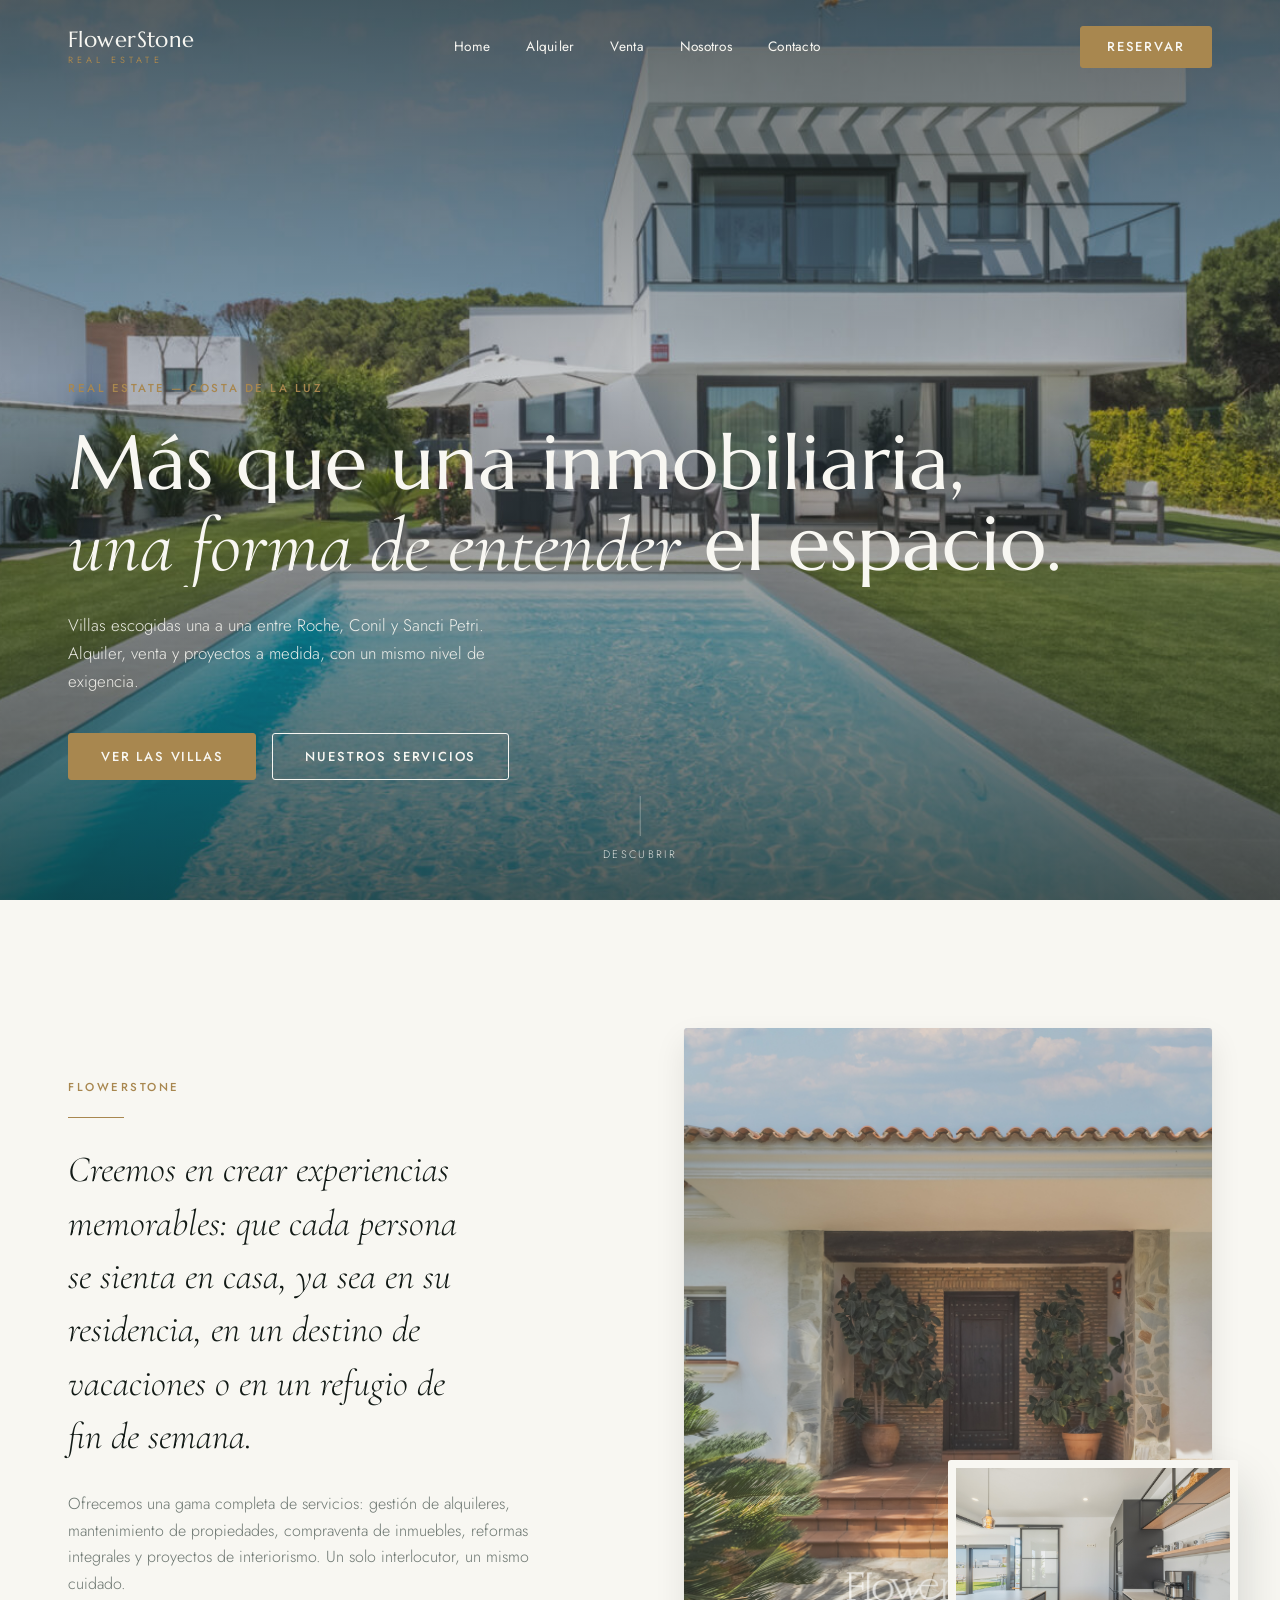
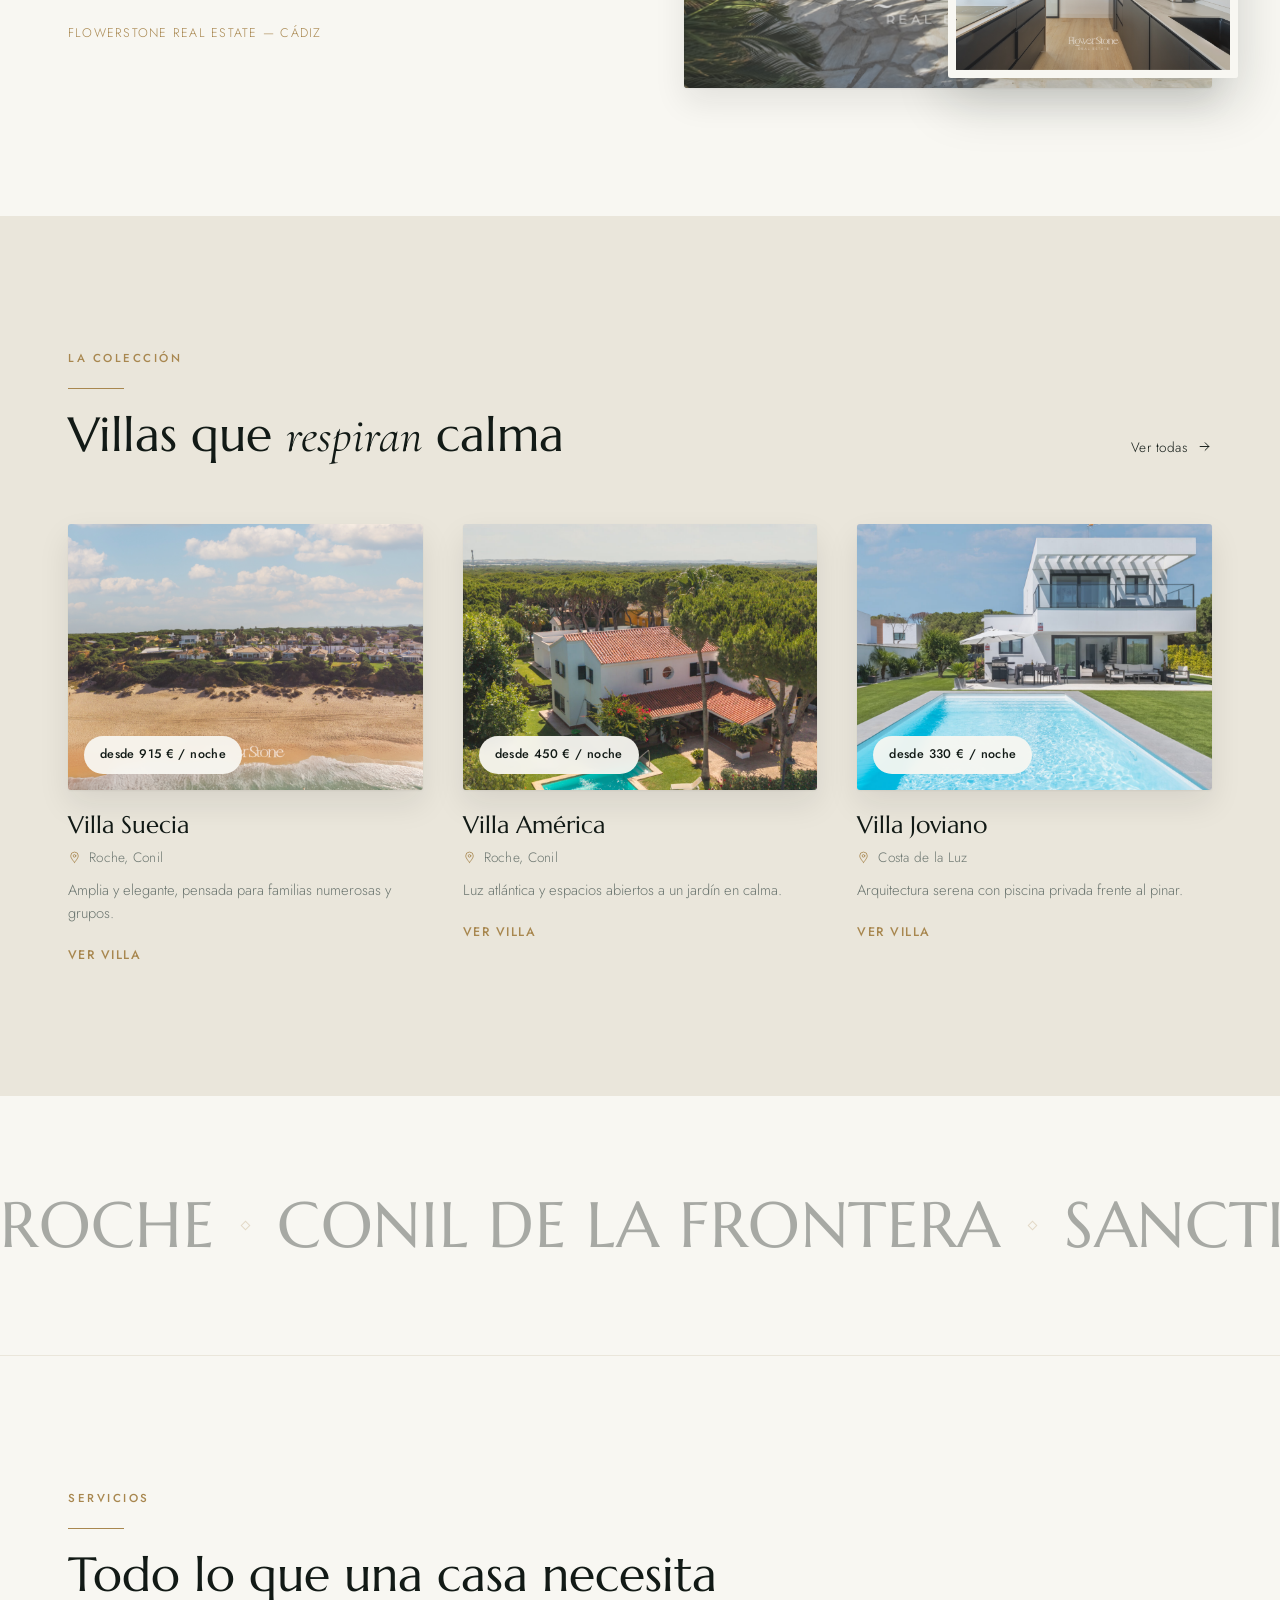
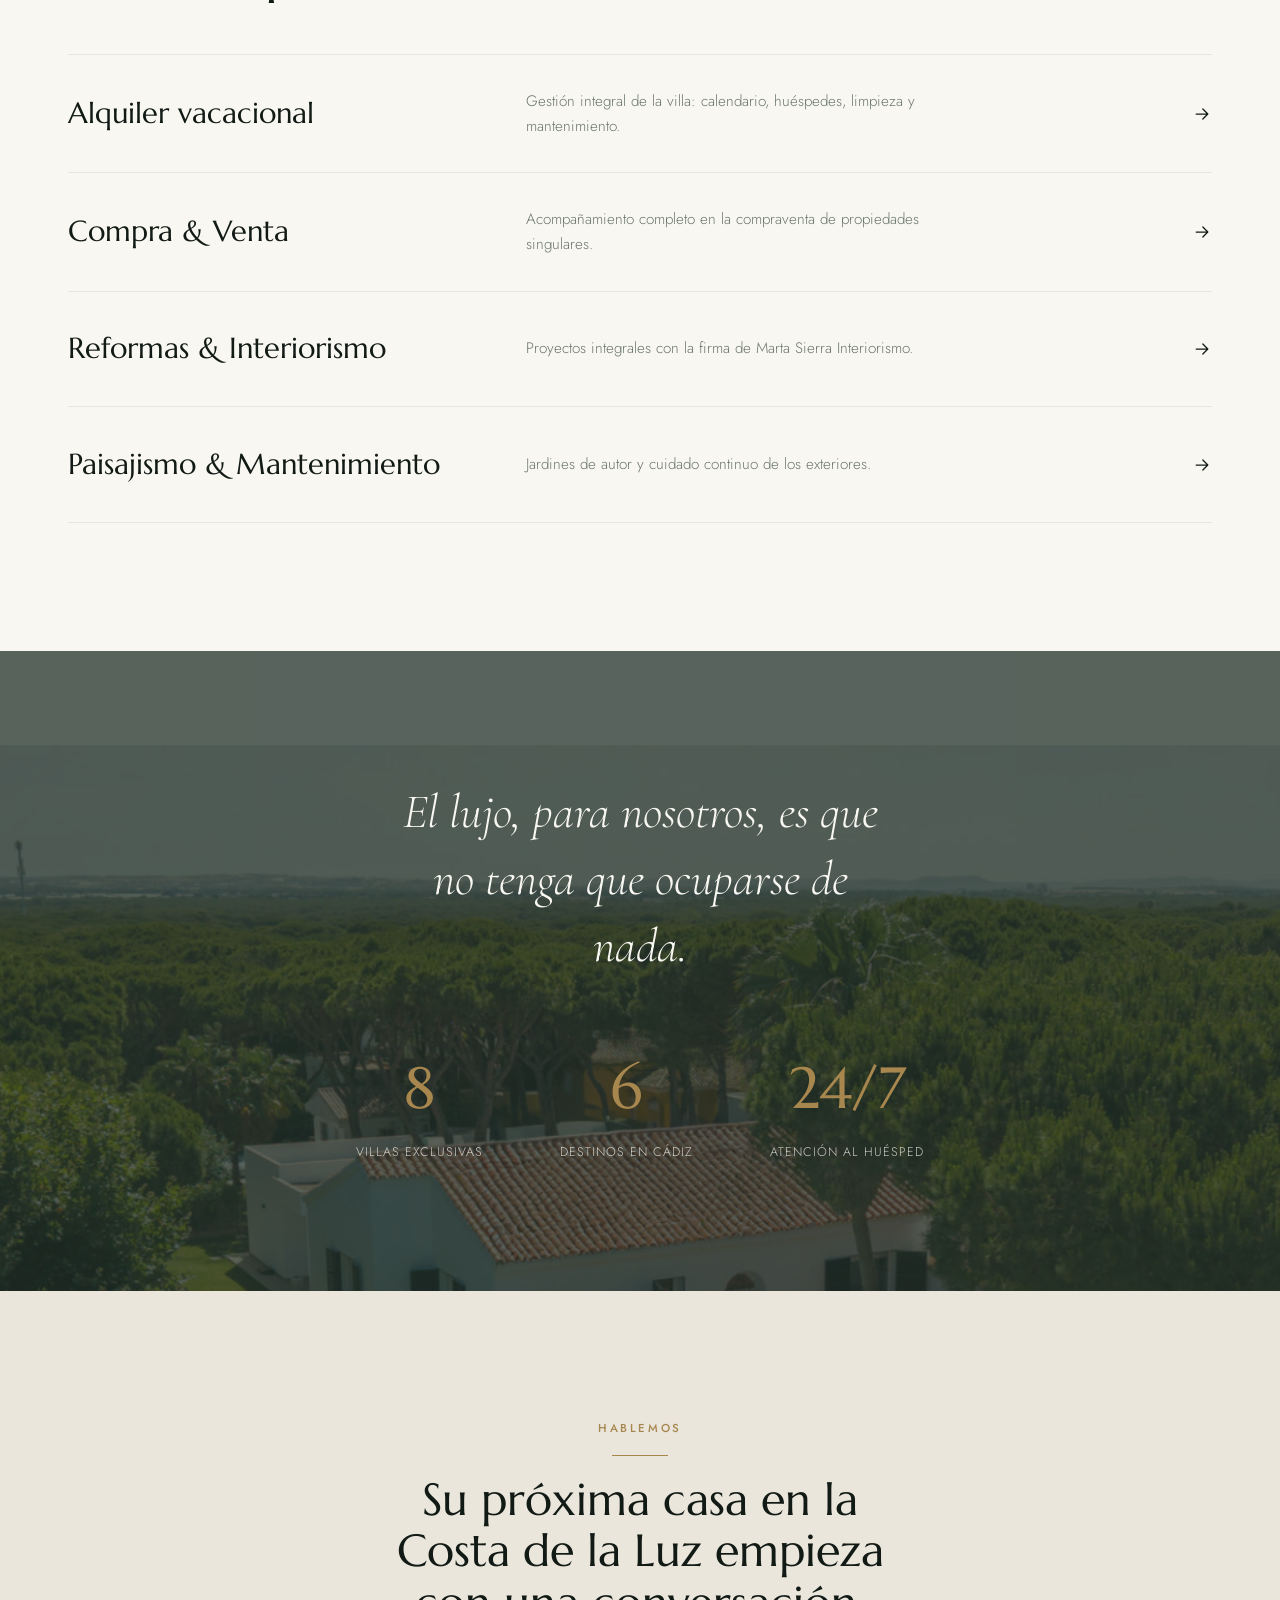
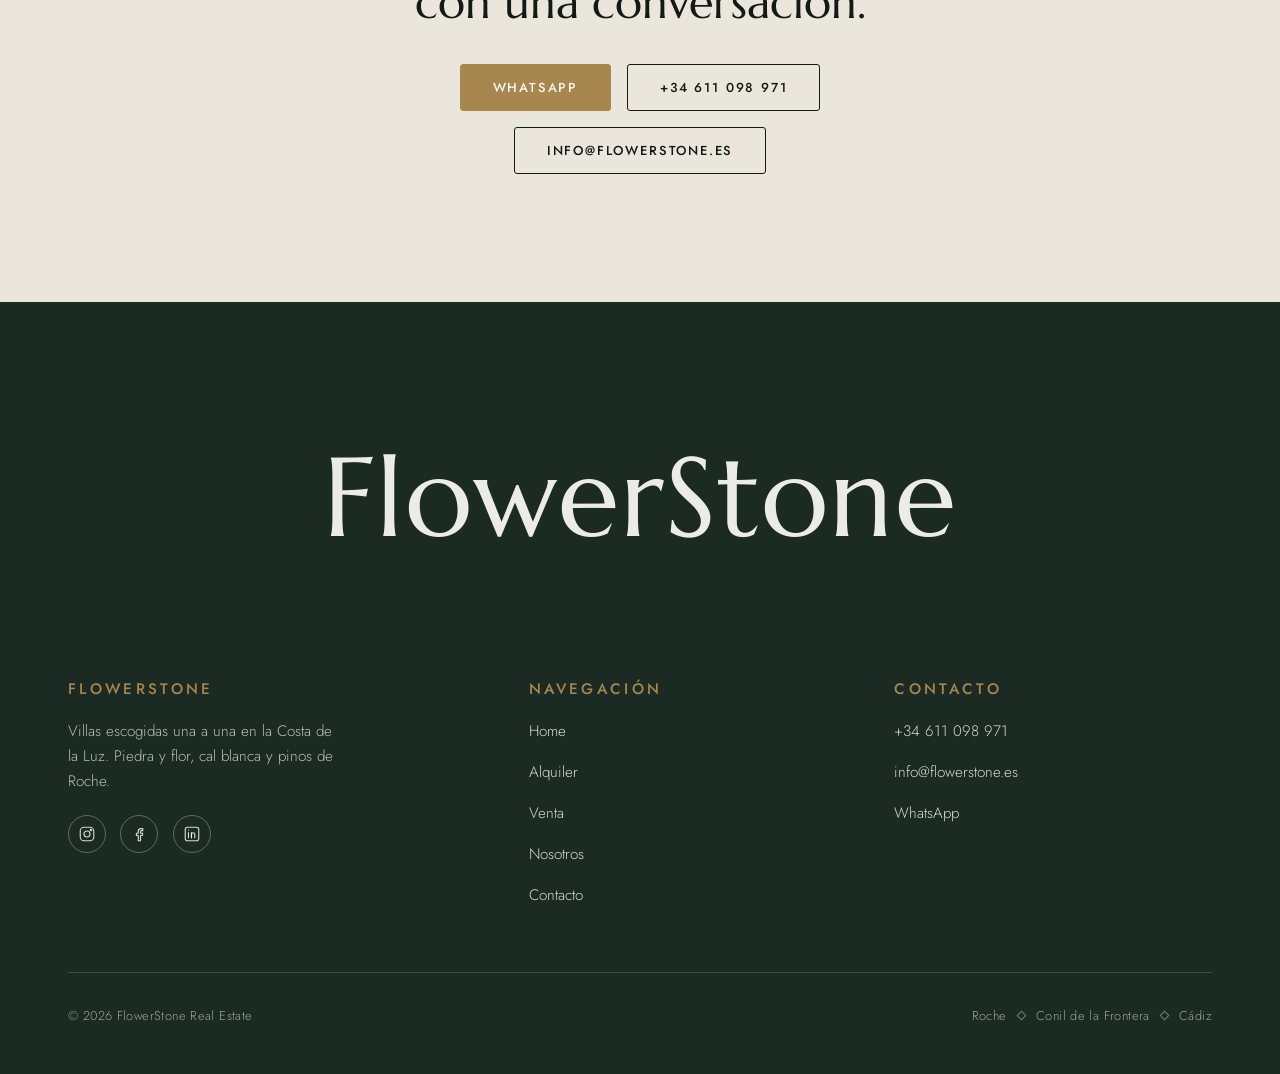
<file: index.html>
<!doctype html>
<html lang="es">
<head>
  <meta charset="UTF-8">
  <meta name="viewport" content="width=device-width, initial-scale=1">
  <title>FlowerStone Real Estate — Villas en la Costa de la Luz</title>
  <meta name="description" content="FlowerStone Real Estate: villas escogidas una a una en Roche, Conil y Sancti Petri. Alquiler, venta, reformas e interiorismo con un mismo nivel de exigencia.">
  <link rel="icon" href="assets/img/favicon.webp" type="image/webp">

  <link rel="preconnect" href="https://fonts.googleapis.com">
  <link rel="preconnect" href="https://fonts.gstatic.com" crossorigin>
  <link href="https://fonts.googleapis.com/css2?family=Marcellus&family=Cormorant+Garamond:ital,wght@1,400;1,500;1,600&family=Jost:wght@300;400;500&display=swap" rel="stylesheet">

  <link rel="preload" as="image" href="assets/img/joviano-hero.jpg" fetchpriority="high">
  <link rel="stylesheet" href="css/styles.css">
</head>
<body>

  <div id="preloader" aria-hidden="true">
    <span class="preloader__word">FlowerStone</span>
  </div>

  <header class="nav" id="nav">
    <div class="container nav__inner">
      <a class="logo" href="index.html" aria-label="FlowerStone Real Estate — inicio">
        <span class="logo__word">FlowerStone</span><span class="logo__sub">Real Estate</span>
      </a>
      <nav class="nav__links" aria-label="Principal">
        <a href="index.html">Home</a>
        <a href="alquiler.html">Alquiler</a>
        <a href="https://flowerstone.es/propiedades-en-venta/">Venta</a>
        <a href="https://flowerstone.es/nosotros/">Nosotros</a>
        <a href="https://flowerstone.es/contact/">Contacto</a>
      </nav>
      <a class="btn btn--bronze nav__cta" data-magnetic href="https://api.whatsapp.com/send?phone=611098971">Reservar</a>
      <button class="nav__toggle" aria-label="Abrir menú" aria-expanded="false"><span></span><span></span></button>
    </div>
  </header>

  <main id="main">

    <!-- 3. HERO -->
    <section class="hero" id="hero">
      <div class="hero__media">
        <img src="assets/img/joviano-hero.jpg" alt="Villa Joviano al atardecer, piscina privada frente al pinar de la Costa de la Luz" fetchpriority="high">
        <div class="hero__scrim"></div>
      </div>
      <div class="container hero__content">
        <p class="eyebrow">Real Estate — Costa de la Luz</p>
        <h1 class="hero__title">
          <span class="hero__line"><span class="hero__line-inner">Más que una inmobiliaria,</span></span>
          <span class="hero__line"><span class="hero__line-inner"><em>una forma de entender</em> el espacio.</span></span>
        </h1>
        <p class="hero__sub">Villas escogidas una a una entre Roche, Conil y Sancti Petri. Alquiler, venta y proyectos a medida, con un mismo nivel de exigencia.</p>
        <div class="hero__actions">
          <a class="btn btn--bronze" data-magnetic href="alquiler.html">Ver las villas</a>
          <a class="btn btn--ghost" data-magnetic href="#servicios">Nuestros servicios</a>
        </div>
      </div>
      <a href="#manifiesto" class="hero__scroll">
        <span class="hero__scroll-line"></span>
        <span>Descubrir</span>
      </a>
    </section>

    <!-- 4. MANIFIESTO -->
    <section class="manifiesto" id="manifiesto">
      <div class="container manifiesto__grid">
        <div class="manifiesto__text">
          <p class="eyebrow reveal">FlowerStone</p>
          <span class="rule reveal" data-delay="1"></span>
          <blockquote class="manifiesto__quote reveal" data-delay="1">Creemos en crear experiencias memorables: que cada persona se sienta en casa, ya sea en su residencia, en un destino de vacaciones o en un refugio de fin de semana.</blockquote>
          <p class="manifiesto__body reveal" data-delay="2">Ofrecemos una gama completa de servicios: gestión de alquileres, mantenimiento de propiedades, compraventa de inmuebles, reformas integrales y proyectos de interiorismo. Un solo interlocutor, un mismo cuidado.</p>
          <p class="manifiesto__signature reveal" data-delay="3">FlowerStone Real Estate — Cádiz</p>
        </div>
        <div class="manifiesto__media reveal" data-delay="2">
          <div class="manifiesto__media-main">
            <img src="assets/img/interior-1.jpg" alt="Interior luminoso de una villa FlowerStone, líneas cálidas y mobiliario cuidado" loading="lazy">
          </div>
          <div class="manifiesto__media-offset">
            <img src="assets/img/guadalajara-2.jpg" alt="Detalle del jardín y la piscina de Villa Guadalajara" loading="lazy">
          </div>
        </div>
      </div>
    </section>

    <!-- 5. VILLAS DESTACADAS -->
    <section class="villas-featured" id="villas">
      <div class="container">
        <div class="villas-featured__header reveal">
          <div>
            <p class="eyebrow">La colección</p>
            <span class="rule" data-delay="1"></span>
            <h2>Villas que <em>respiran</em> calma</h2>
          </div>
          <a class="villas-featured__all" href="alquiler.html">
            Ver todas
            <svg viewBox="0 0 24 24" fill="none" stroke="currentColor" stroke-width="1.5" stroke-linecap="round" stroke-linejoin="round" aria-hidden="true"><path d="M5 12h14M13 6l6 6-6 6"/></svg>
          </a>
        </div>

        <div class="villas-featured__grid">
          <a class="villa-card reveal" data-delay="1" href="https://flowerstone.es/properties/villa-suecia/">
            <div class="villa-card__media">
              <img src="assets/img/suecia.png" alt="Villa Suecia, fachada y piscina privada en Roche" loading="lazy">
              <span class="villa-card__price">desde 915 € / noche</span>
            </div>
            <div class="villa-card__body">
              <h3 class="villa-card__name">Villa Suecia</h3>
              <p class="villa-card__meta">
                <svg viewBox="0 0 24 24" fill="none" stroke="currentColor" stroke-width="1.5" stroke-linecap="round" stroke-linejoin="round" aria-hidden="true"><path d="M12 21s-7-7.58-7-12a7 7 0 0 1 14 0c0 4.42-7 12-7 12Z"/><circle cx="12" cy="9" r="2.4"/></svg>
                Roche, Conil
              </p>
              <p class="villa-card__desc">Amplia y elegante, pensada para familias numerosas y grupos.</p>
              <span class="villa-card__link">
                Ver villa
                <svg viewBox="0 0 24 24" fill="none" stroke="currentColor" stroke-width="1.5" stroke-linecap="round" stroke-linejoin="round" aria-hidden="true"><path d="M5 12h14M13 6l6 6-6 6"/></svg>
              </span>
            </div>
          </a>

          <a class="villa-card reveal" data-delay="2" href="https://flowerstone.es/properties/villa-america/">
            <div class="villa-card__media">
              <img src="assets/img/america-hero.jpg" alt="Villa América junto a los pinos, luz atlántica al atardecer" loading="lazy">
              <span class="villa-card__price">desde 450 € / noche</span>
            </div>
            <div class="villa-card__body">
              <h3 class="villa-card__name">Villa América</h3>
              <p class="villa-card__meta">
                <svg viewBox="0 0 24 24" fill="none" stroke="currentColor" stroke-width="1.5" stroke-linecap="round" stroke-linejoin="round" aria-hidden="true"><path d="M12 21s-7-7.58-7-12a7 7 0 0 1 14 0c0 4.42-7 12-7 12Z"/><circle cx="12" cy="9" r="2.4"/></svg>
                Roche, Conil
              </p>
              <p class="villa-card__desc">Luz atlántica y espacios abiertos a un jardín en calma.</p>
              <span class="villa-card__link">
                Ver villa
                <svg viewBox="0 0 24 24" fill="none" stroke="currentColor" stroke-width="1.5" stroke-linecap="round" stroke-linejoin="round" aria-hidden="true"><path d="M5 12h14M13 6l6 6-6 6"/></svg>
              </span>
            </div>
          </a>

          <a class="villa-card reveal" data-delay="3" href="villa-joviano.html">
            <div class="villa-card__media">
              <img src="assets/img/joviano-hero.jpg" alt="Villa Joviano, arquitectura serena junto a la piscina" loading="lazy">
              <span class="villa-card__price">desde 330 € / noche</span>
            </div>
            <div class="villa-card__body">
              <h3 class="villa-card__name">Villa Joviano</h3>
              <p class="villa-card__meta">
                <svg viewBox="0 0 24 24" fill="none" stroke="currentColor" stroke-width="1.5" stroke-linecap="round" stroke-linejoin="round" aria-hidden="true"><path d="M12 21s-7-7.58-7-12a7 7 0 0 1 14 0c0 4.42-7 12-7 12Z"/><circle cx="12" cy="9" r="2.4"/></svg>
                Costa de la Luz
              </p>
              <p class="villa-card__desc">Arquitectura serena con piscina privada frente al pinar.</p>
              <span class="villa-card__link">
                Ver villa
                <svg viewBox="0 0 24 24" fill="none" stroke="currentColor" stroke-width="1.5" stroke-linecap="round" stroke-linejoin="round" aria-hidden="true"><path d="M5 12h14M13 6l6 6-6 6"/></svg>
              </span>
            </div>
          </a>
        </div>
      </div>
    </section>

    <!-- 6. MARQUEE DESTINOS -->
    <section class="marquee-section" aria-label="Destinos FlowerStone">
      <div class="marquee">
        <div class="marquee__track">
          <span class="marquee__group">
            ROCHE <span class="diamond"></span> CONIL DE LA FRONTERA <span class="diamond"></span> SANCTI PETRI <span class="diamond"></span> LA BARROSA <span class="diamond"></span> EL PALMAR <span class="diamond"></span> CÁDIZ <span class="diamond"></span>
          </span>
          <span class="marquee__group" aria-hidden="true">
            ROCHE <span class="diamond"></span> CONIL DE LA FRONTERA <span class="diamond"></span> SANCTI PETRI <span class="diamond"></span> LA BARROSA <span class="diamond"></span> EL PALMAR <span class="diamond"></span> CÁDIZ <span class="diamond"></span>
          </span>
        </div>
      </div>
    </section>

    <!-- 7. SERVICIOS -->
    <section class="servicios" id="servicios">
      <div class="container">
        <div class="servicios__header reveal">
          <p class="eyebrow">Servicios</p>
          <span class="rule" data-delay="1"></span>
          <h2>Todo lo que una casa necesita</h2>
        </div>

        <div class="service-rows">
          <a class="service-row reveal" href="alquiler.html" data-thumb="assets/img/francia-2.jpg">
            <span class="service-row__name">Alquiler vacacional</span>
            <span class="service-row__desc">Gestión integral de la villa: calendario, huéspedes, limpieza y mantenimiento.</span>
            <span class="service-row__arrow">
              <svg viewBox="0 0 24 24" fill="none" stroke="currentColor" stroke-width="1.5" stroke-linecap="round" stroke-linejoin="round" aria-hidden="true"><path d="M5 12h14M13 6l6 6-6 6"/></svg>
            </span>
          </a>
          <a class="service-row reveal" data-delay="1" href="https://flowerstone.es/compra-venta/" data-thumb="assets/img/irlanda-2.jpg">
            <span class="service-row__name">Compra &amp; Venta</span>
            <span class="service-row__desc">Acompañamiento completo en la compraventa de propiedades singulares.</span>
            <span class="service-row__arrow">
              <svg viewBox="0 0 24 24" fill="none" stroke="currentColor" stroke-width="1.5" stroke-linecap="round" stroke-linejoin="round" aria-hidden="true"><path d="M5 12h14M13 6l6 6-6 6"/></svg>
            </span>
          </a>
          <a class="service-row reveal" data-delay="2" href="https://flowerstone.es/reformas/" data-thumb="assets/img/interior-2.jpg">
            <span class="service-row__name">Reformas &amp; Interiorismo</span>
            <span class="service-row__desc">Proyectos integrales con la firma de Marta Sierra Interiorismo.</span>
            <span class="service-row__arrow">
              <svg viewBox="0 0 24 24" fill="none" stroke="currentColor" stroke-width="1.5" stroke-linecap="round" stroke-linejoin="round" aria-hidden="true"><path d="M5 12h14M13 6l6 6-6 6"/></svg>
            </span>
          </a>
          <a class="service-row reveal" data-delay="3" href="https://flowerstone.es/paisajismo/" data-thumb="assets/img/guadalajara-2.jpg">
            <span class="service-row__name">Paisajismo &amp; Mantenimiento</span>
            <span class="service-row__desc">Jardines de autor y cuidado continuo de los exteriores.</span>
            <span class="service-row__arrow">
              <svg viewBox="0 0 24 24" fill="none" stroke="currentColor" stroke-width="1.5" stroke-linecap="round" stroke-linejoin="round" aria-hidden="true"><path d="M5 12h14M13 6l6 6-6 6"/></svg>
            </span>
          </a>
        </div>
      </div>
      <div class="service-row__floating" aria-hidden="true"><img alt=""></div>
    </section>

    <!-- 8. BANDA EXPERIENCIA (parallax) + CONTADORES -->
    <section class="experience">
      <div class="experience__media">
        <img src="assets/img/america-hero.jpg" alt="Villa América entre pinos, luz cálida de la Costa de la Luz" loading="lazy">
      </div>
      <div class="experience__scrim"></div>
      <div class="container experience__content">
        <blockquote class="experience__quote reveal">El lujo, para nosotros, es que no tenga que ocuparse de nada.</blockquote>
        <div class="stats">
          <div class="stats__item reveal" data-delay="1">
            <span class="stats__value" data-count data-target="9">0</span>
            <span class="stats__label">villas exclusivas</span>
          </div>
          <div class="stats__item reveal" data-delay="2">
            <span class="stats__value" data-count data-target="6">0</span>
            <span class="stats__label">destinos en Cádiz</span>
          </div>
          <div class="stats__item reveal" data-delay="3">
            <span class="stats__value">24/7</span>
            <span class="stats__label">atención al huésped</span>
          </div>
        </div>
      </div>
    </section>

    <!-- 9. CTA BAND -->
    <section class="cta-band">
      <div class="container cta-band__inner">
        <p class="eyebrow reveal">Hablemos</p>
        <span class="rule reveal" data-delay="1"></span>
        <h2 class="reveal" data-delay="1">Su próxima casa en la Costa de la Luz empieza con una conversación.</h2>
        <div class="cta-band__actions reveal" data-delay="2">
          <a class="btn btn--bronze" data-magnetic href="https://api.whatsapp.com/send?phone=611098971">WhatsApp</a>
          <a class="btn btn--ghost" data-magnetic href="tel:+34611098971">+34 611 098 971</a>
          <a class="btn btn--ghost" data-magnetic href="mailto:info@flowerstone.es">info@flowerstone.es</a>
        </div>
      </div>
    </section>

  </main>

  <!-- 10. FOOTER -->
  <footer class="footer">
    <div class="container">
      <p class="footer__wordmark">FlowerStone</p>
      <div class="footer__grid">
        <div class="footer__col">
          <p class="eyebrow">FlowerStone</p>
          <p>Villas escogidas una a una en la Costa de la Luz. Piedra y flor, cal blanca y pinos de Roche.</p>
          <div class="footer__social">
            <a href="https://www.instagram.com/flowerstone_realestate/" aria-label="Instagram" target="_blank" rel="noopener">
              <svg viewBox="0 0 24 24" fill="none" stroke="currentColor" stroke-width="1.5" stroke-linecap="round" stroke-linejoin="round" aria-hidden="true"><rect x="3" y="3" width="18" height="18" rx="5"/><circle cx="12" cy="12" r="4"/><circle cx="17.3" cy="6.7" r="1"/></svg>
            </a>
            <a href="https://www.facebook.com/p/FlowerStone-61554717839087/" aria-label="Facebook" target="_blank" rel="noopener">
              <svg viewBox="0 0 24 24" fill="none" stroke="currentColor" stroke-width="1.5" stroke-linecap="round" stroke-linejoin="round" aria-hidden="true"><path d="M14 21v-7h2.5l.5-3H14V9c0-.9.3-1.5 1.6-1.5H17V4.9c-.3 0-1.2-.1-2.3-.1-2.3 0-3.7 1.4-3.7 3.9V11H8.5v3H11v7h3Z"/></svg>
            </a>
            <a href="https://www.linkedin.com/company/flowerstone-real-estate/" aria-label="LinkedIn" target="_blank" rel="noopener">
              <svg viewBox="0 0 24 24" fill="none" stroke="currentColor" stroke-width="1.5" stroke-linecap="round" stroke-linejoin="round" aria-hidden="true"><rect x="3" y="3" width="18" height="18" rx="3"/><line x1="7.3" y1="10.2" x2="7.3" y2="17"/><line x1="7.3" y1="6.8" x2="7.3" y2="6.81"/><path d="M11.3 17v-4.2c0-1.3.9-2.4 2.3-2.4s2.1 1.1 2.1 2.4V17"/><line x1="11.3" y1="10.2" x2="11.3" y2="17"/></svg>
            </a>
          </div>
        </div>
        <nav class="footer__col" aria-label="Footer">
          <p class="eyebrow">Navegación</p>
          <a href="index.html">Home</a>
          <a href="alquiler.html">Alquiler</a>
          <a href="https://flowerstone.es/propiedades-en-venta/">Venta</a>
          <a href="https://flowerstone.es/nosotros/">Nosotros</a>
          <a href="https://flowerstone.es/contact/">Contacto</a>
        </nav>
        <div class="footer__col">
          <p class="eyebrow">Contacto</p>
          <a href="tel:+34611098971">+34 611 098 971</a>
          <a href="mailto:info@flowerstone.es">info@flowerstone.es</a>
          <a href="https://api.whatsapp.com/send?phone=611098971">WhatsApp</a>
        </div>
      </div>
      <div class="footer__bottom">
        <span>© 2026 FlowerStone Real Estate</span>
        <span class="footer__places">Roche <span class="diamond"></span> Conil de la Frontera <span class="diamond"></span> Cádiz</span>
      </div>
    </div>
  </footer>

  <script src="js/main.js"></script>
</body>
</html>
</file>
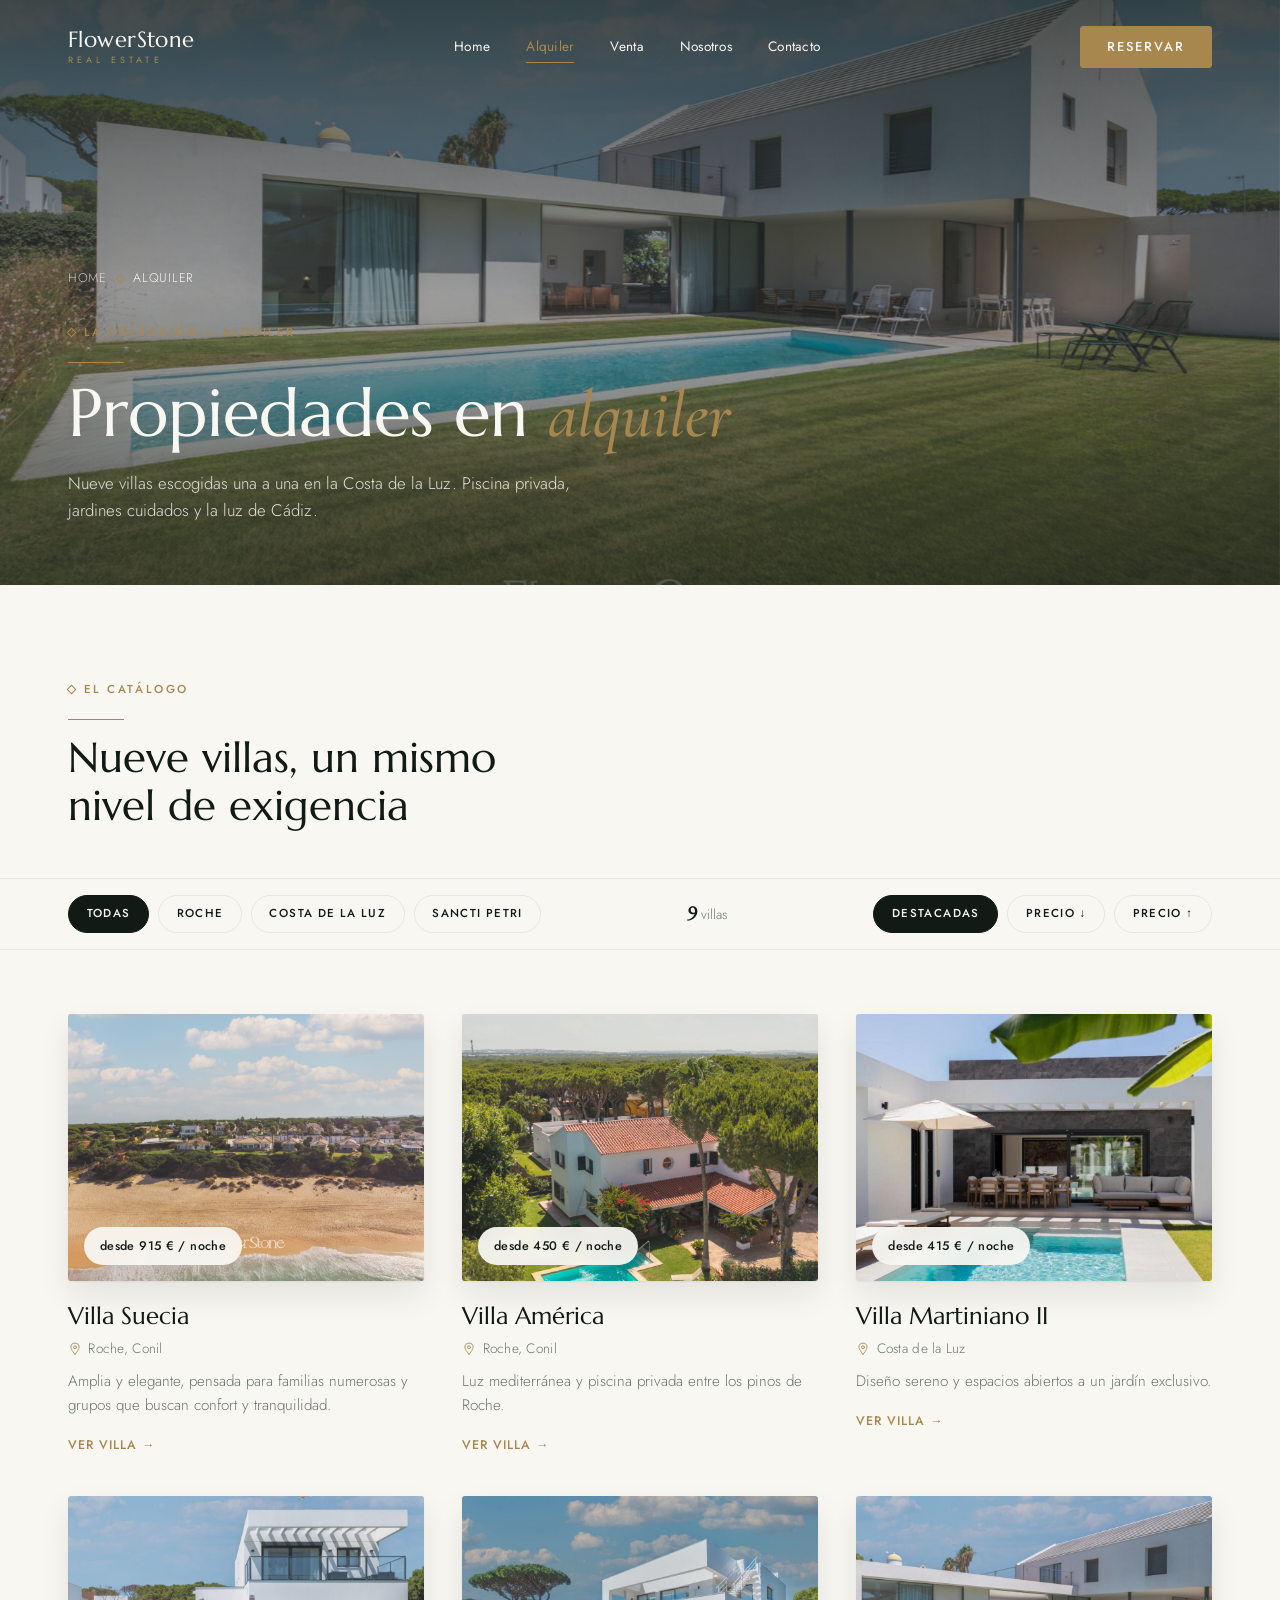
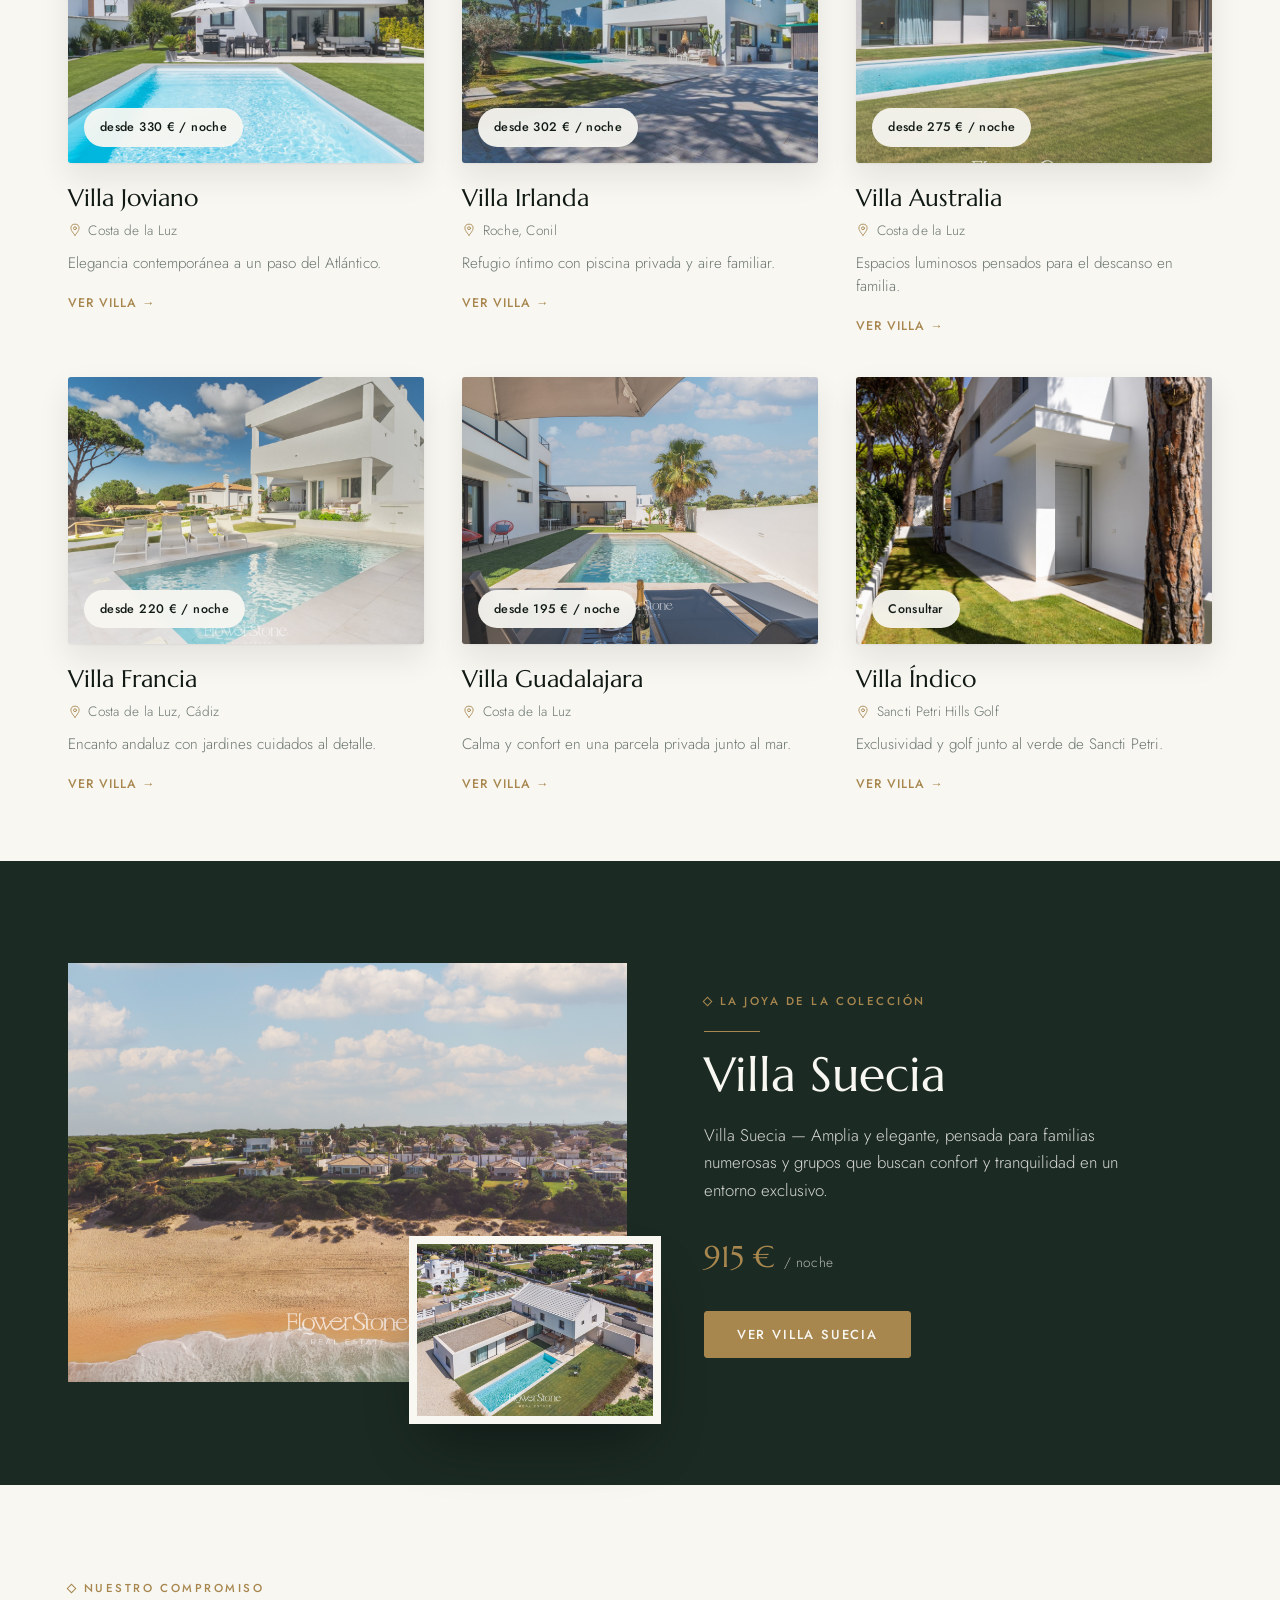
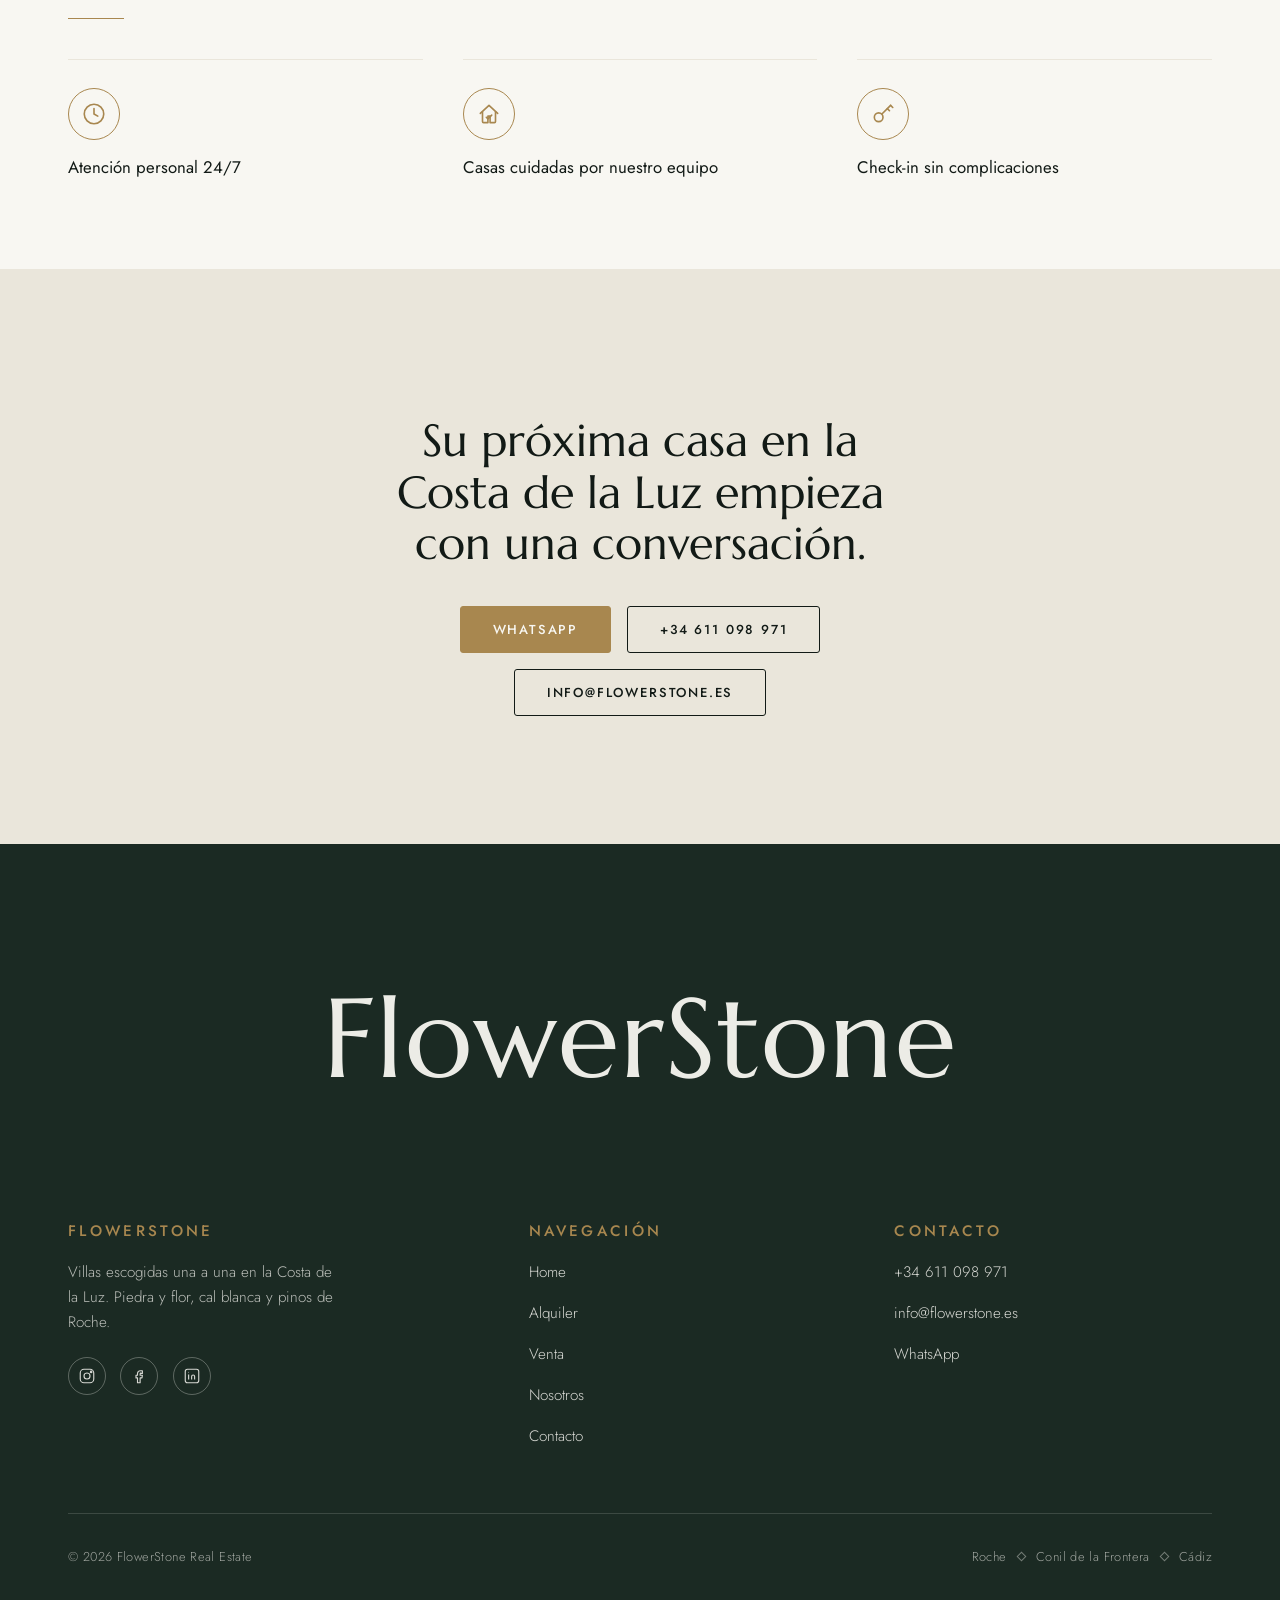
<file: alquiler.html>
<!DOCTYPE html>
<html lang="es">
<head>
<meta charset="UTF-8">
<meta name="viewport" content="width=device-width, initial-scale=1.0">
<title>Alquiler de Villas de Lujo en la Costa de la Luz | FlowerStone Real Estate</title>
<meta name="description" content="Nueve villas exclusivas en alquiler en Roche, Conil y Sancti Petri. Piscina privada, jardines cuidados y gestión integral por FlowerStone Real Estate.">
<link rel="icon" href="assets/img/favicon.webp" type="image/webp">

<link rel="preconnect" href="https://fonts.googleapis.com">
<link rel="preconnect" href="https://fonts.gstatic.com" crossorigin>
<link href="https://fonts.googleapis.com/css2?family=Cormorant+Garamond:ital,wght@1,400;1,500&family=Jost:wght@300;400;500&family=Marcellus&display=swap" rel="stylesheet">

<link rel="stylesheet" href="css/styles.css">
<link rel="stylesheet" href="css/alquiler.css">
</head>
<body>

<header class="nav" id="nav">
  <div class="container nav__inner">
    <a class="logo" href="index.html" aria-label="FlowerStone Real Estate — inicio">
      <span class="logo__word">FlowerStone</span><span class="logo__sub">Real Estate</span>
    </a>
    <nav class="nav__links" aria-label="Principal">
      <a href="index.html">Home</a>
      <a href="alquiler.html" aria-current="page">Alquiler</a>
      <a href="https://flowerstone.es/propiedades-en-venta/">Venta</a>
      <a href="https://flowerstone.es/nosotros/">Nosotros</a>
      <a href="https://flowerstone.es/contact/">Contacto</a>
    </nav>
    <a class="btn btn--bronze nav__cta" href="https://api.whatsapp.com/send?phone=611098971">Reservar</a>
    <button class="nav__toggle" aria-label="Abrir menú" aria-expanded="false"><span></span><span></span></button>
  </div>
</header>

<main>

<!-- 1. HERO DE PÁGINA -->
<section class="page-hero">
  <div class="page-hero__bg" aria-hidden="true"></div>
  <div class="page-hero__scrim" aria-hidden="true"></div>
  <div class="container page-hero__inner">
    <nav class="breadcrumbs" aria-label="Migas de pan">
      <a href="index.html">Home</a>
      <span class="diamond" aria-hidden="true"></span>
      <span aria-current="page">Alquiler</span>
    </nav>
    <p class="eyebrow"><span class="diamond" aria-hidden="true"></span>LA COLECCIÓN — ALQUILER</p>
    <div class="rule" aria-hidden="true"></div>
    <h1 class="page-hero__title reveal">Propiedades en <em>alquiler</em></h1>
    <p class="page-hero__sub reveal" data-delay="1">Nueve villas escogidas una a una en la Costa de la Luz. Piscina privada, jardines cuidados y la luz de Cádiz.</p>
  </div>
</section>

<!-- 2. INTRO DE COLECCIÓN + 3. BARRA DE FILTROS + 4. GRID -->
<section class="villas-section" id="villas">
  <div class="container villas-section__intro reveal">
    <p class="eyebrow"><span class="diamond" aria-hidden="true"></span>EL CATÁLOGO</p>
    <div class="rule" aria-hidden="true"></div>
    <h2 class="villas-section__title">Nueve villas, un mismo nivel de exigencia</h2>
  </div>

  <div class="filter-bar" id="filterBar">
    <div class="container filter-bar__inner">
      <div class="filter-group" role="group" aria-label="Filtrar por zona">
        <button type="button" class="filter-chip" data-zone-filter="all" aria-pressed="true">Todas</button>
        <button type="button" class="filter-chip" data-zone-filter="roche" aria-pressed="false">Roche</button>
        <button type="button" class="filter-chip" data-zone-filter="costa" aria-pressed="false">Costa de la Luz</button>
        <button type="button" class="filter-chip" data-zone-filter="sancti" aria-pressed="false">Sancti Petri</button>
      </div>
      <p class="filter-count" id="filterCount" aria-live="polite"><strong>9</strong> villas</p>
      <div class="filter-group filter-group--sort" role="group" aria-label="Ordenar villas">
        <button type="button" class="filter-chip" data-sort="featured" aria-pressed="true">Destacadas</button>
        <button type="button" class="filter-chip" data-sort="desc" aria-pressed="false">Precio ↓</button>
        <button type="button" class="filter-chip" data-sort="asc" aria-pressed="false">Precio ↑</button>
      </div>
    </div>
  </div>

  <div class="container">
    <div class="villa-grid" id="villaGrid">

      <a class="villa-card villa-card--grid reveal" data-delay="1" data-zone="roche" data-price="915" href="https://flowerstone.es/properties/villa-suecia/" target="_blank" rel="noopener">
        <div class="villa-card__media">
          <img src="assets/img/suecia.png" alt="Villa Suecia — piscina privada y jardines en Roche, Conil" loading="lazy">
          <span class="villa-card__price">desde 915&nbsp;€ / noche</span>
        </div>
        <div class="villa-card__body">
          <h3 class="villa-card__name">Villa Suecia</h3>
          <p class="villa-card__meta">
            <svg viewBox="0 0 24 24" fill="none" stroke="currentColor" stroke-width="1.5" stroke-linecap="round" stroke-linejoin="round" aria-hidden="true" focusable="false"><path d="M12 21s7-7.58 7-12A7 7 0 0 0 5 9c0 4.42 7 12 7 12Z"/><circle cx="12" cy="9" r="2.5"/></svg>
            Roche, Conil
          </p>
          <p class="villa-card__desc">Amplia y elegante, pensada para familias numerosas y grupos que buscan confort y tranquilidad.</p>
          <span class="villa-card__cta">Ver villa →</span>
        </div>
      </a>

      <a class="villa-card villa-card--grid reveal" data-delay="2" data-zone="roche" data-price="450" href="https://flowerstone.es/properties/villa-america/" target="_blank" rel="noopener">
        <div class="villa-card__media">
          <img src="assets/img/america-hero.jpg" alt="Villa América — jardín y piscina privada en Roche, Conil" loading="lazy">
          <span class="villa-card__price">desde 450&nbsp;€ / noche</span>
        </div>
        <div class="villa-card__body">
          <h3 class="villa-card__name">Villa América</h3>
          <p class="villa-card__meta">
            <svg viewBox="0 0 24 24" fill="none" stroke="currentColor" stroke-width="1.5" stroke-linecap="round" stroke-linejoin="round" aria-hidden="true" focusable="false"><path d="M12 21s7-7.58 7-12A7 7 0 0 0 5 9c0 4.42 7 12 7 12Z"/><circle cx="12" cy="9" r="2.5"/></svg>
            Roche, Conil
          </p>
          <p class="villa-card__desc">Luz mediterránea y piscina privada entre los pinos de Roche.</p>
          <span class="villa-card__cta">Ver villa →</span>
        </div>
      </a>

      <a class="villa-card villa-card--grid reveal" data-delay="3" data-zone="costa" data-price="415" href="https://flowerstone.es/properties/villa-martiniano-ii/" target="_blank" rel="noopener">
        <div class="villa-card__media">
          <img src="assets/img/martiniano.jpg" alt="Villa Martiniano II — villa en Costa de la Luz" loading="lazy">
          <span class="villa-card__price">desde 415&nbsp;€ / noche</span>
        </div>
        <div class="villa-card__body">
          <h3 class="villa-card__name">Villa Martiniano II</h3>
          <p class="villa-card__meta">
            <svg viewBox="0 0 24 24" fill="none" stroke="currentColor" stroke-width="1.5" stroke-linecap="round" stroke-linejoin="round" aria-hidden="true" focusable="false"><path d="M12 21s7-7.58 7-12A7 7 0 0 0 5 9c0 4.42 7 12 7 12Z"/><circle cx="12" cy="9" r="2.5"/></svg>
            Costa de la Luz
          </p>
          <p class="villa-card__desc">Diseño sereno y espacios abiertos a un jardín exclusivo.</p>
          <span class="villa-card__cta">Ver villa →</span>
        </div>
      </a>

      <a class="villa-card villa-card--grid reveal" data-delay="1" data-zone="costa" data-price="330" href="villa-joviano.html">
        <div class="villa-card__media">
          <img src="assets/img/joviano-hero.jpg" alt="Villa Joviano — villa contemporánea en Costa de la Luz" loading="lazy">
          <span class="villa-card__price">desde 330&nbsp;€ / noche</span>
        </div>
        <div class="villa-card__body">
          <h3 class="villa-card__name">Villa Joviano</h3>
          <p class="villa-card__meta">
            <svg viewBox="0 0 24 24" fill="none" stroke="currentColor" stroke-width="1.5" stroke-linecap="round" stroke-linejoin="round" aria-hidden="true" focusable="false"><path d="M12 21s7-7.58 7-12A7 7 0 0 0 5 9c0 4.42 7 12 7 12Z"/><circle cx="12" cy="9" r="2.5"/></svg>
            Costa de la Luz
          </p>
          <p class="villa-card__desc">Elegancia contemporánea a un paso del Atlántico.</p>
          <span class="villa-card__cta">Ver villa →</span>
        </div>
      </a>

      <a class="villa-card villa-card--grid reveal" data-delay="2" data-zone="roche" data-price="302" href="https://flowerstone.es/properties/villa-irlanda/" target="_blank" rel="noopener">
        <div class="villa-card__media">
          <img src="assets/img/irlanda-hero.jpg" alt="Villa Irlanda — villa familiar con piscina privada en Roche, Conil" loading="lazy">
          <span class="villa-card__price">desde 302&nbsp;€ / noche</span>
        </div>
        <div class="villa-card__body">
          <h3 class="villa-card__name">Villa Irlanda</h3>
          <p class="villa-card__meta">
            <svg viewBox="0 0 24 24" fill="none" stroke="currentColor" stroke-width="1.5" stroke-linecap="round" stroke-linejoin="round" aria-hidden="true" focusable="false"><path d="M12 21s7-7.58 7-12A7 7 0 0 0 5 9c0 4.42 7 12 7 12Z"/><circle cx="12" cy="9" r="2.5"/></svg>
            Roche, Conil
          </p>
          <p class="villa-card__desc">Refugio íntimo con piscina privada y aire familiar.</p>
          <span class="villa-card__cta">Ver villa →</span>
        </div>
      </a>

      <a class="villa-card villa-card--grid reveal" data-delay="3" data-zone="costa" data-price="275" href="https://flowerstone.es/properties/villa-australia/" target="_blank" rel="noopener">
        <div class="villa-card__media">
          <img src="assets/img/australia-hero.jpg" alt="Villa Australia — espacios luminosos en Costa de la Luz" loading="lazy">
          <span class="villa-card__price">desde 275&nbsp;€ / noche</span>
        </div>
        <div class="villa-card__body">
          <h3 class="villa-card__name">Villa Australia</h3>
          <p class="villa-card__meta">
            <svg viewBox="0 0 24 24" fill="none" stroke="currentColor" stroke-width="1.5" stroke-linecap="round" stroke-linejoin="round" aria-hidden="true" focusable="false"><path d="M12 21s7-7.58 7-12A7 7 0 0 0 5 9c0 4.42 7 12 7 12Z"/><circle cx="12" cy="9" r="2.5"/></svg>
            Costa de la Luz
          </p>
          <p class="villa-card__desc">Espacios luminosos pensados para el descanso en familia.</p>
          <span class="villa-card__cta">Ver villa →</span>
        </div>
      </a>

      <a class="villa-card villa-card--grid reveal" data-delay="1" data-zone="costa" data-price="220" href="https://flowerstone.es/properties/villa-francia/" target="_blank" rel="noopener">
        <div class="villa-card__media">
          <img src="assets/img/francia-hero.jpg" alt="Villa Francia — encanto andaluz en Costa de la Luz, Cádiz" loading="lazy">
          <span class="villa-card__price">desde 220&nbsp;€ / noche</span>
        </div>
        <div class="villa-card__body">
          <h3 class="villa-card__name">Villa Francia</h3>
          <p class="villa-card__meta">
            <svg viewBox="0 0 24 24" fill="none" stroke="currentColor" stroke-width="1.5" stroke-linecap="round" stroke-linejoin="round" aria-hidden="true" focusable="false"><path d="M12 21s7-7.58 7-12A7 7 0 0 0 5 9c0 4.42 7 12 7 12Z"/><circle cx="12" cy="9" r="2.5"/></svg>
            Costa de la Luz, Cádiz
          </p>
          <p class="villa-card__desc">Encanto andaluz con jardines cuidados al detalle.</p>
          <span class="villa-card__cta">Ver villa →</span>
        </div>
      </a>

      <a class="villa-card villa-card--grid reveal" data-delay="2" data-zone="costa" data-price="195" href="https://flowerstone.es/properties/villa-guadalajara/" target="_blank" rel="noopener">
        <div class="villa-card__media">
          <img src="assets/img/guadalajara.jpg" alt="Villa Guadalajara — parcela privada junto al mar en Costa de la Luz" loading="lazy">
          <span class="villa-card__price">desde 195&nbsp;€ / noche</span>
        </div>
        <div class="villa-card__body">
          <h3 class="villa-card__name">Villa Guadalajara</h3>
          <p class="villa-card__meta">
            <svg viewBox="0 0 24 24" fill="none" stroke="currentColor" stroke-width="1.5" stroke-linecap="round" stroke-linejoin="round" aria-hidden="true" focusable="false"><path d="M12 21s7-7.58 7-12A7 7 0 0 0 5 9c0 4.42 7 12 7 12Z"/><circle cx="12" cy="9" r="2.5"/></svg>
            Costa de la Luz
          </p>
          <p class="villa-card__desc">Calma y confort en una parcela privada junto al mar.</p>
          <span class="villa-card__cta">Ver villa →</span>
        </div>
      </a>

      <a class="villa-card villa-card--grid reveal" data-delay="3" data-zone="sancti" data-price="" href="https://flowerstone.es/properties/villa-indico-sancti-petri-hills-golf/" target="_blank" rel="noopener">
        <div class="villa-card__media">
          <img src="assets/img/indico.jpg" alt="Villa Índico — villa en Sancti Petri Hills Golf" loading="lazy">
          <span class="villa-card__price">Consultar</span>
        </div>
        <div class="villa-card__body">
          <h3 class="villa-card__name">Villa Índico</h3>
          <p class="villa-card__meta">
            <svg viewBox="0 0 24 24" fill="none" stroke="currentColor" stroke-width="1.5" stroke-linecap="round" stroke-linejoin="round" aria-hidden="true" focusable="false"><path d="M12 21s7-7.58 7-12A7 7 0 0 0 5 9c0 4.42 7 12 7 12Z"/><circle cx="12" cy="9" r="2.5"/></svg>
            Sancti Petri Hills Golf
          </p>
          <p class="villa-card__desc">Exclusividad y golf junto al verde de Sancti Petri.</p>
          <span class="villa-card__cta">Ver villa →</span>
        </div>
      </a>

    </div>
  </div>
</section>

<!-- 5. SPOTLIGHT VILLA SUECIA -->
<section class="spotlight">
  <div class="container spotlight__inner">
    <div class="spotlight__media reveal">
      <img class="spotlight__img spotlight__img--main" src="assets/img/suecia.png" alt="Villa Suecia — vista general de la piscina y el jardín" loading="lazy">
      <img class="spotlight__img spotlight__img--secondary" src="assets/img/interior-2.jpg" alt="Interior luminoso de Villa Suecia" loading="lazy">
    </div>
    <div class="spotlight__content reveal" data-delay="1">
      <p class="eyebrow"><span class="diamond" aria-hidden="true"></span>LA JOYA DE LA COLECCIÓN</p>
      <div class="rule" aria-hidden="true"></div>
      <h2>Villa Suecia</h2>
      <p class="spotlight__desc">Villa Suecia — Amplia y elegante, pensada para familias numerosas y grupos que buscan confort y tranquilidad en un entorno exclusivo.</p>
      <p class="spotlight__price">915&nbsp;€ <span>/ noche</span></p>
      <a class="btn btn--bronze" href="https://flowerstone.es/properties/villa-suecia/" target="_blank" rel="noopener">Ver Villa Suecia</a>
    </div>
  </div>
</section>

<!-- 6. NOTA DE SERVICIO -->
<section class="care-note">
  <div class="container">
    <p class="eyebrow"><span class="diamond" aria-hidden="true"></span>NUESTRO COMPROMISO</p>
    <div class="rule" aria-hidden="true"></div>
    <ul class="care-note__list">
      <li class="care-note__item reveal">
        <span class="care-note__icon" aria-hidden="true">
          <svg viewBox="0 0 24 24" fill="none" stroke="currentColor" stroke-width="1.5" stroke-linecap="round" stroke-linejoin="round"><circle cx="12" cy="12" r="9"/><path d="M12 7v5l3.5 2"/></svg>
        </span>
        <p>Atención personal 24/7</p>
      </li>
      <li class="care-note__item reveal" data-delay="1">
        <span class="care-note__icon" aria-hidden="true">
          <svg viewBox="0 0 24 24" fill="none" stroke="currentColor" stroke-width="1.5" stroke-linecap="round" stroke-linejoin="round"><path d="M4 11.5 12 4l8 7.5"/><path d="M6 10v9a1 1 0 0 0 1 1h4v-6h2v6h4a1 1 0 0 0 1-1v-9"/><path d="M9.5 15 11 16.5l3.5-3.5"/></svg>
        </span>
        <p>Casas cuidadas por nuestro equipo</p>
      </li>
      <li class="care-note__item reveal" data-delay="2">
        <span class="care-note__icon" aria-hidden="true">
          <svg viewBox="0 0 24 24" fill="none" stroke="currentColor" stroke-width="1.5" stroke-linecap="round" stroke-linejoin="round"><circle cx="8" cy="15" r="4"/><path d="M11 12 19 4"/><path d="M16 7l2 2"/><path d="M19 4l2 2"/></svg>
        </span>
        <p>Check-in sin complicaciones</p>
      </li>
    </ul>
  </div>
</section>

<!-- 7. CTA BAND -->
<section class="cta-band">
  <div class="container cta-band__inner">
    <h2>Su próxima casa en la Costa de la Luz empieza con una conversación.</h2>
    <div class="cta-band__actions">
      <a class="btn btn--bronze" href="https://api.whatsapp.com/send?phone=611098971" target="_blank" rel="noopener">WhatsApp</a>
      <a class="btn btn--ghost" href="tel:+34611098971">+34 611 098 971</a>
      <a class="btn btn--ghost" href="mailto:info@flowerstone.es">info@flowerstone.es</a>
    </div>
  </div>
</section>

</main>

<!-- FOOTER -->
<footer class="footer">
  <div class="container">
    <p class="footer__wordmark">FlowerStone</p>
    <div class="footer__grid">
      <div class="footer__col">
        <p class="eyebrow">FlowerStone</p>
        <p>Villas escogidas una a una en la Costa de la Luz. Piedra y flor, cal blanca y pinos de Roche.</p>
        <div class="footer__social">
          <a href="https://www.instagram.com/flowerstone_realestate/" target="_blank" rel="noopener" aria-label="Instagram">
            <svg viewBox="0 0 24 24" width="20" height="20" fill="none" stroke="currentColor" stroke-width="1.5" aria-hidden="true" focusable="false"><rect x="3" y="3" width="18" height="18" rx="5"/><circle cx="12" cy="12" r="4"/><circle cx="17.5" cy="6.5" r="1"/></svg>
          </a>
          <a href="https://www.facebook.com/p/FlowerStone-61554717839087/" target="_blank" rel="noopener" aria-label="Facebook">
            <svg viewBox="0 0 24 24" width="20" height="20" fill="none" stroke="currentColor" stroke-width="1.5" stroke-linejoin="round" aria-hidden="true" focusable="false"><path d="M14 8.5h2.5V5H14c-2.2 0-4 1.8-4 4v2H8v3.5h2V21h3.5v-6.5H16l.5-3.5h-3V9c0-.55.45-1 1-1Z"/></svg>
          </a>
          <a href="https://www.linkedin.com/company/flowerstone-real-estate/" target="_blank" rel="noopener" aria-label="LinkedIn">
            <svg viewBox="0 0 24 24" width="20" height="20" fill="none" stroke="currentColor" stroke-width="1.5" stroke-linejoin="round" aria-hidden="true" focusable="false"><rect x="3" y="3" width="18" height="18" rx="3"/><line x1="7.5" y1="10" x2="7.5" y2="16.5"/><circle cx="7.5" cy="7" r="0.6" fill="currentColor" stroke="none"/><path d="M11.5 16.5V12.8c0-1.1.9-2.1 2-2.1s2 .8 2 2.1v3.7"/></svg>
          </a>
        </div>
      </div>
      <nav class="footer__col" aria-label="Footer">
        <p class="eyebrow">Navegación</p>
        <a href="index.html">Home</a>
        <a href="alquiler.html">Alquiler</a>
        <a href="https://flowerstone.es/propiedades-en-venta/">Venta</a>
        <a href="https://flowerstone.es/nosotros/">Nosotros</a>
        <a href="https://flowerstone.es/contact/">Contacto</a>
      </nav>
      <div class="footer__col">
        <p class="eyebrow">Contacto</p>
        <a href="tel:+34611098971">+34 611 098 971</a>
        <a href="mailto:info@flowerstone.es">info@flowerstone.es</a>
        <a href="https://api.whatsapp.com/send?phone=611098971" target="_blank" rel="noopener">WhatsApp</a>
      </div>
    </div>
    <div class="footer__bottom">
      <span>© 2026 FlowerStone Real Estate</span>
      <span class="footer__places">Roche <span class="diamond"></span> Conil de la Frontera <span class="diamond"></span> Cádiz</span>
    </div>
  </div>
</footer>

<script src="js/main.js" defer></script>
<script>
(function () {
  document.addEventListener('DOMContentLoaded', init);

  function init() {
    var grid = document.getElementById('villaGrid');
    if (!grid) return;

    var cards = Array.prototype.slice.call(grid.querySelectorAll('.villa-card'));
    cards.forEach(function (card, i) { card.dataset.index = i; });

    var zoneButtons = document.querySelectorAll('[data-zone-filter]');
    var sortButtons = document.querySelectorAll('[data-sort]');
    var countEl = document.getElementById('filterCount');

    var currentZone = 'all';
    var currentSort = 'featured';

    function priceValue(card) {
      var p = card.dataset.price;
      return p ? parseFloat(p) : null;
    }

    function comparator(a, b) {
      if (currentSort === 'featured') {
        return Number(a.dataset.index) - Number(b.dataset.index);
      }
      var pa = priceValue(a);
      var pb = priceValue(b);
      if (pa === null && pb === null) return Number(a.dataset.index) - Number(b.dataset.index);
      if (pa === null) return 1;
      if (pb === null) return -1;
      return currentSort === 'asc' ? pa - pb : pb - pa;
    }

    function render() {
      var sorted = cards.slice().sort(comparator);
      sorted.forEach(function (card, i) { card.style.order = i; });

      var visibleCount = 0;

      cards.forEach(function (card) {
        var matches = currentZone === 'all' || card.dataset.zone === currentZone;

        if (matches) {
          visibleCount++;
          if (card.hasAttribute('hidden') || card.classList.contains('villa-card--out')) {
            card.removeAttribute('hidden');
            card.removeAttribute('aria-hidden');
            card.removeAttribute('tabindex');
            requestAnimationFrame(function () {
              requestAnimationFrame(function () {
                card.classList.remove('villa-card--out');
              });
            });
          }
        } else {
          if (!card.classList.contains('villa-card--out')) {
            card.classList.add('villa-card--out');
            card.setAttribute('aria-hidden', 'true');
            card.setAttribute('tabindex', '-1');
            window.setTimeout(function () {
              if (card.classList.contains('villa-card--out')) {
                card.setAttribute('hidden', '');
              }
            }, 320);
          }
        }
      });

      if (countEl) {
        var label = visibleCount === 1 ? 'villa' : 'villas';
        countEl.innerHTML = '<strong>' + visibleCount + '</strong> ' + label;
      }
    }

    zoneButtons.forEach(function (btn) {
      btn.addEventListener('click', function () {
        currentZone = btn.dataset.zoneFilter;
        zoneButtons.forEach(function (b) { b.setAttribute('aria-pressed', String(b === btn)); });
        render();
      });
    });

    sortButtons.forEach(function (btn) {
      btn.addEventListener('click', function () {
        currentSort = btn.dataset.sort;
        sortButtons.forEach(function (b) { b.setAttribute('aria-pressed', String(b === btn)); });
        render();
      });
    });

    render();
  }
})();
</script>
</body>
</html>
</file>
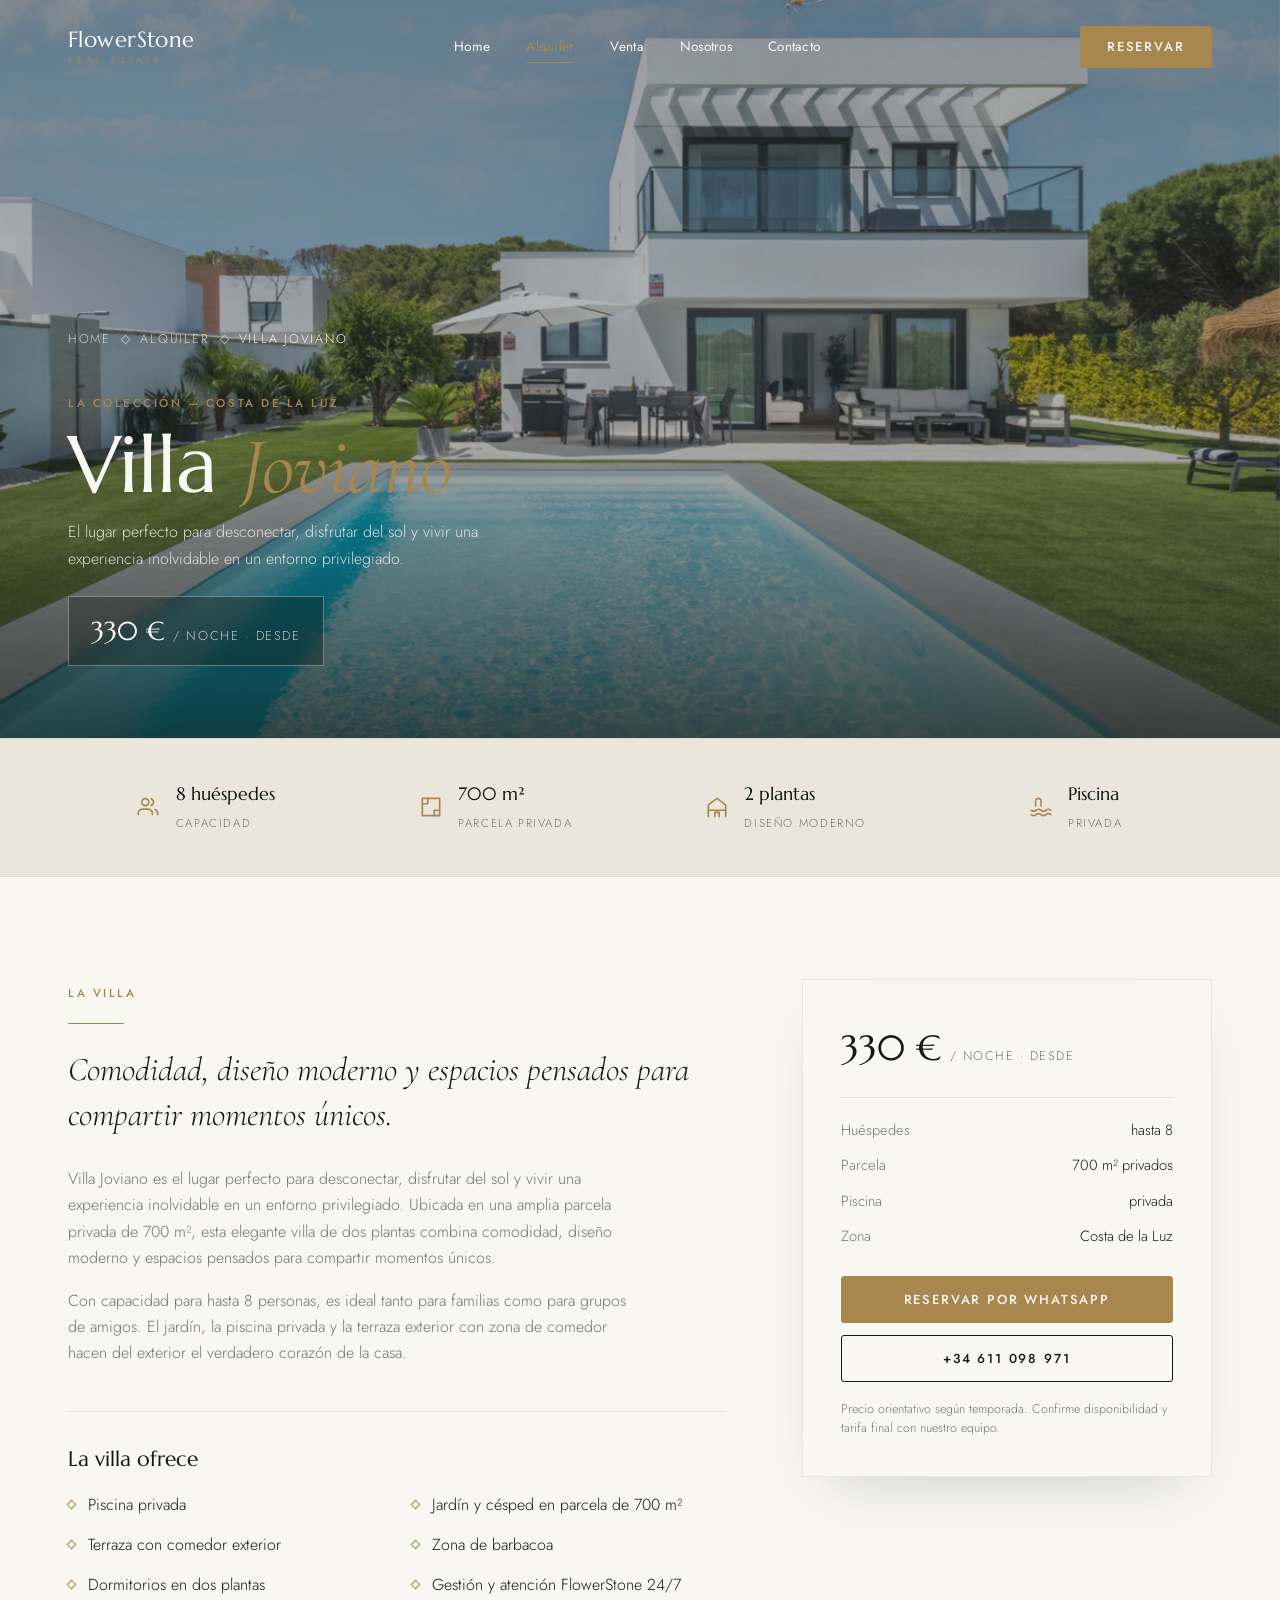
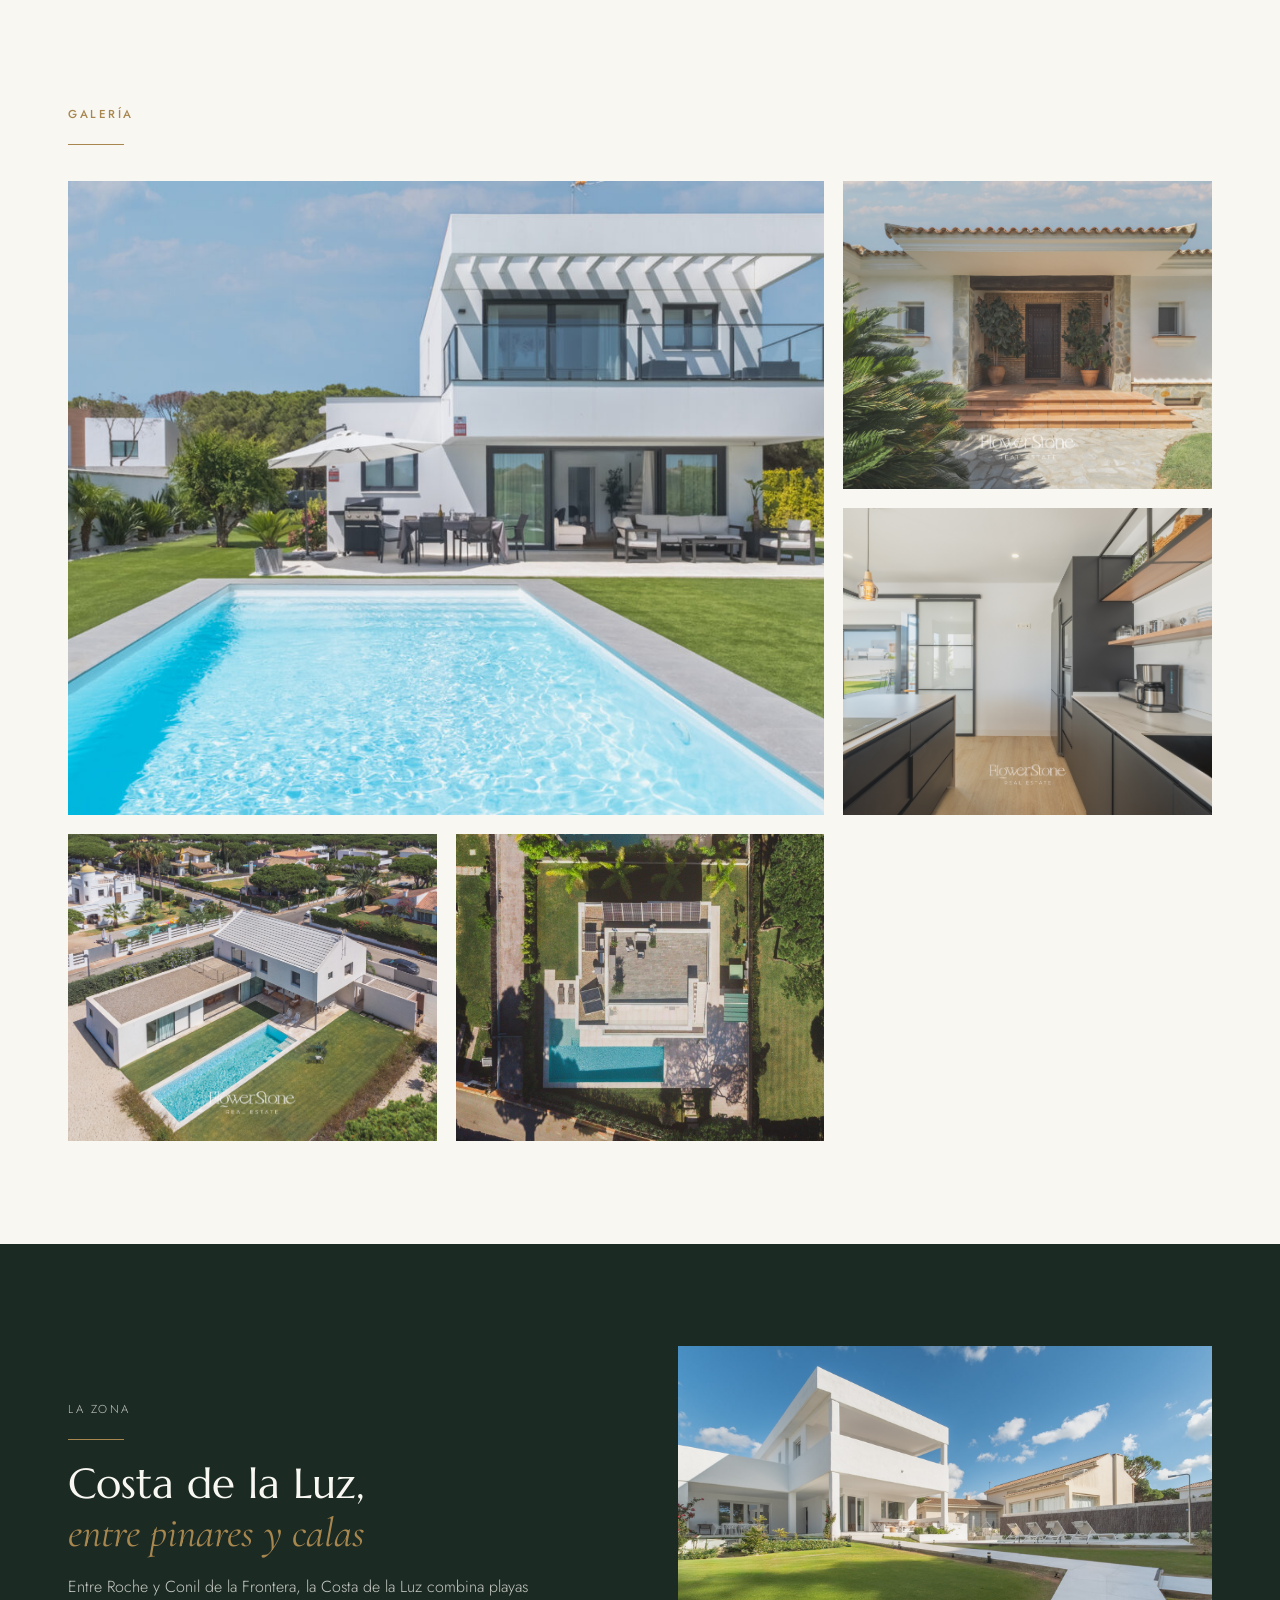
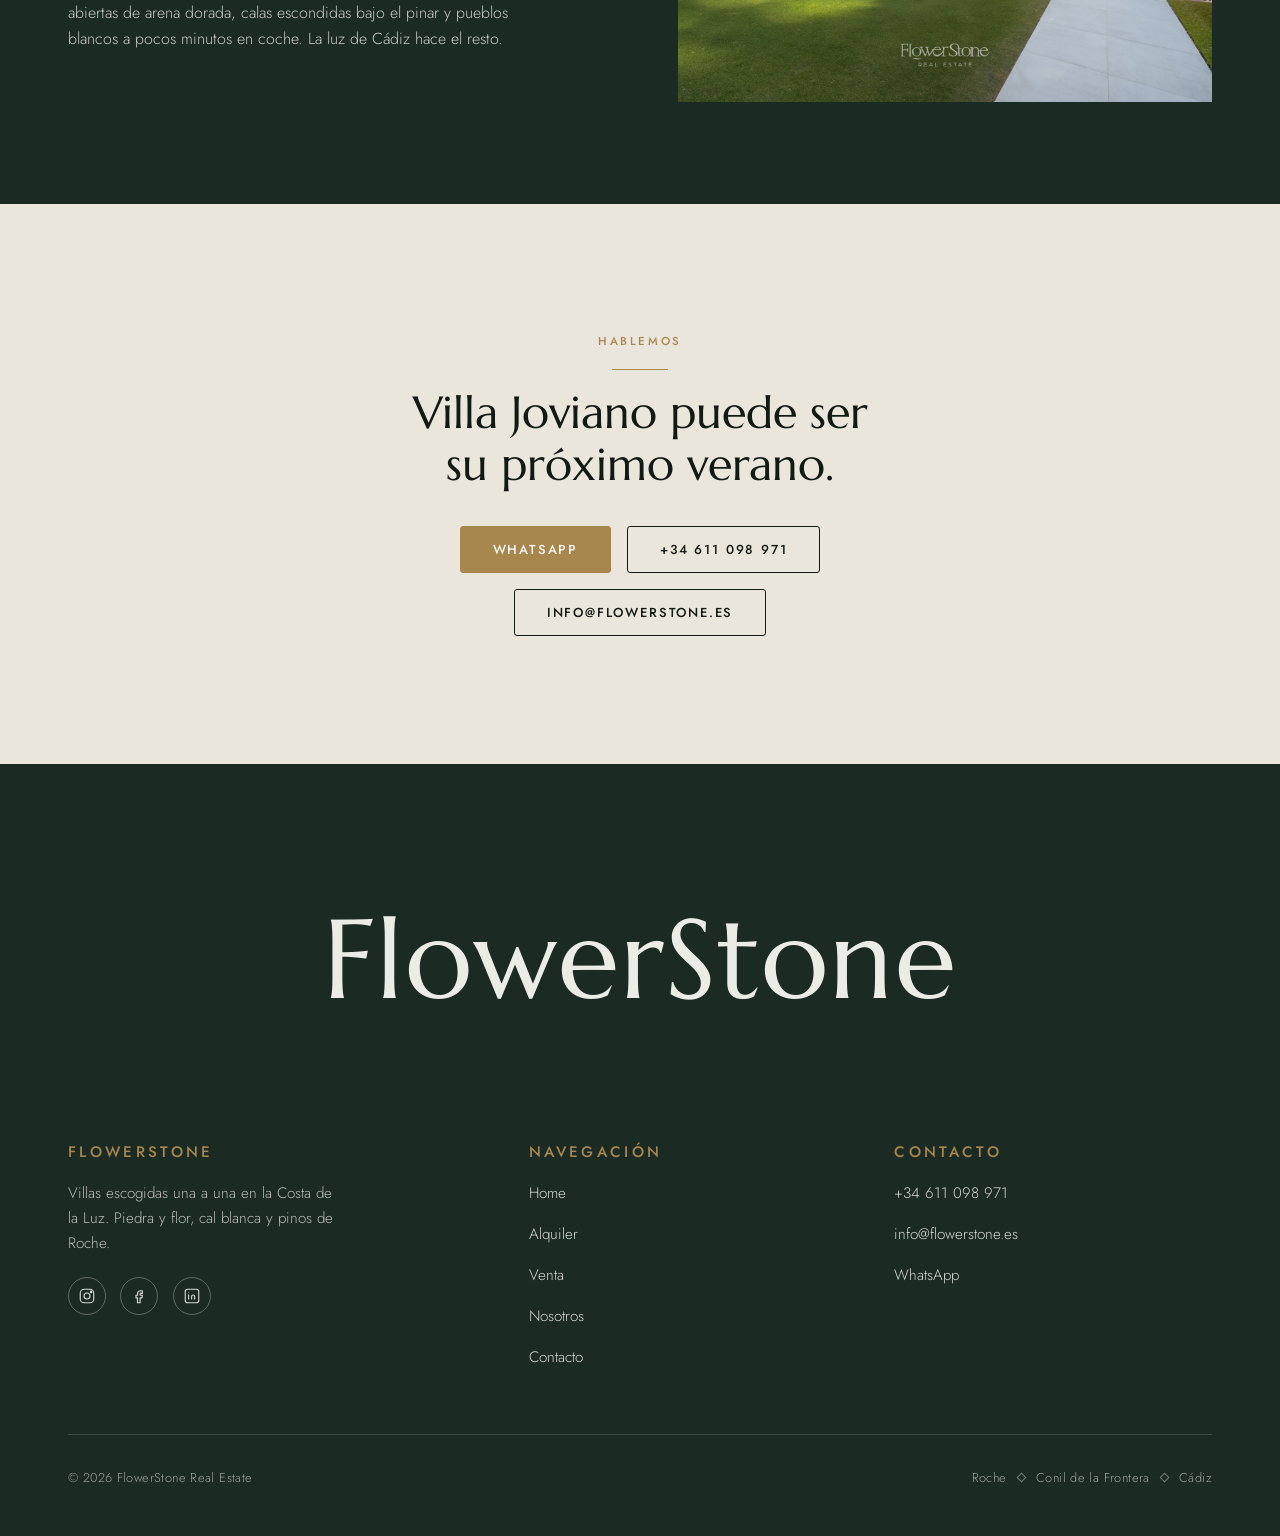
<file: villa-joviano.html>
<!doctype html>
<html lang="es">
<head>
<meta charset="UTF-8">
<meta name="viewport" content="width=device-width, initial-scale=1">
<title>Villa Joviano — Alquiler en la Costa de la Luz | FlowerStone Real Estate</title>
<meta name="description" content="Villa Joviano: elegante villa de dos plantas sobre una parcela privada de 700 m² en la Costa de la Luz. Hasta 8 huéspedes, piscina privada. Desde 330 € / noche.">
<link rel="icon" href="assets/img/favicon.webp" type="image/webp">

<link rel="preconnect" href="https://fonts.googleapis.com">
<link rel="preconnect" href="https://fonts.gstatic.com" crossorigin>
<link href="https://fonts.googleapis.com/css2?family=Cormorant+Garamond:ital,wght@1,400;1,500&family=Jost:wght@300;400;500&family=Marcellus&display=swap" rel="stylesheet">

<link rel="preload" as="image" href="assets/img/joviano-hero.jpg" fetchpriority="high">
<link rel="stylesheet" href="css/styles.css">
<link rel="stylesheet" href="css/villa.css">
</head>
<body>

<header class="nav" id="nav">
  <div class="container nav__inner">
    <a class="logo" href="index.html" aria-label="FlowerStone Real Estate — inicio">
      <span class="logo__word">FlowerStone</span><span class="logo__sub">Real Estate</span>
    </a>
    <nav class="nav__links" aria-label="Principal">
      <a href="index.html">Home</a>
      <a href="alquiler.html" aria-current="page">Alquiler</a>
      <a href="https://flowerstone.es/propiedades-en-venta/">Venta</a>
      <a href="https://flowerstone.es/nosotros/">Nosotros</a>
      <a href="https://flowerstone.es/contact/">Contacto</a>
    </nav>
    <a class="btn btn--bronze nav__cta" href="https://api.whatsapp.com/send?phone=611098971">Reservar</a>
    <button class="nav__toggle" aria-label="Abrir menú" aria-expanded="false"><span></span><span></span></button>
  </div>
</header>

<main>

<!-- HERO -->
<section class="vhero">
  <div class="vhero__media">
    <img src="assets/img/joviano-hero.jpg" alt="Villa Joviano: fachada blanca de dos plantas con piscina privada y césped, frente al pinar" fetchpriority="high">
  </div>
  <div class="vhero__scrim" aria-hidden="true"></div>
  <div class="container vhero__content">
    <nav class="breadcrumbs" aria-label="Migas de pan">
      <a href="index.html">Home</a>
      <span class="diamond" aria-hidden="true"></span>
      <a href="alquiler.html">Alquiler</a>
      <span class="diamond" aria-hidden="true"></span>
      <span aria-current="page">Villa Joviano</span>
    </nav>
    <p class="eyebrow">La colección — Costa de la Luz</p>
    <h1 class="vhero__title">Villa <em>Joviano</em></h1>
    <p class="vhero__sub">El lugar perfecto para desconectar, disfrutar del sol y vivir una experiencia inolvidable en un entorno privilegiado.</p>
    <p class="vhero__price"><strong>330&nbsp;€</strong> <span>/ noche · desde</span></p>
  </div>
</section>

<!-- FICHA RÁPIDA -->
<section class="facts" aria-label="Características principales">
  <div class="container facts__grid">
    <div class="facts__item">
      <svg viewBox="0 0 24 24" fill="none" stroke-width="1.5" stroke-linecap="round" stroke-linejoin="round" aria-hidden="true"><path d="M16 19v-1a4 4 0 0 0-4-4H7a4 4 0 0 0-4 4v1"/><circle cx="9.5" cy="7.5" r="3.2"/><path d="M21 19v-1a4 4 0 0 0-2.6-3.7"/><path d="M15 4.5a3.2 3.2 0 0 1 0 6"/></svg>
      <div><strong>8 huéspedes</strong><small>capacidad</small></div>
    </div>
    <div class="facts__item">
      <svg viewBox="0 0 24 24" fill="none" stroke-width="1.5" stroke-linecap="round" stroke-linejoin="round" aria-hidden="true"><rect x="4" y="4" width="16" height="16"/><path d="M4 9h5V4M20 15h-5v5"/></svg>
      <div><strong>700 m²</strong><small>parcela privada</small></div>
    </div>
    <div class="facts__item">
      <svg viewBox="0 0 24 24" fill="none" stroke-width="1.5" stroke-linecap="round" stroke-linejoin="round" aria-hidden="true"><path d="M4 21V10l8-6 8 6v11"/><path d="M4 15h16"/><path d="M10 21v-4h4v4"/></svg>
      <div><strong>2 plantas</strong><small>diseño moderno</small></div>
    </div>
    <div class="facts__item">
      <svg viewBox="0 0 24 24" fill="none" stroke-width="1.5" stroke-linecap="round" stroke-linejoin="round" aria-hidden="true"><path d="M3 15c1.5 1.2 3 1.2 4.5 0s3-1.2 4.5 0 3 1.2 4.5 0 3-1.2 4.5 0"/><path d="M3 19c1.5 1.2 3 1.2 4.5 0s3-1.2 4.5 0 3 1.2 4.5 0 3-1.2 4.5 0"/><path d="M7 11V6.5A2.5 2.5 0 0 1 9.5 4h0A2.5 2.5 0 0 1 12 6.5V11"/></svg>
      <div><strong>Piscina</strong><small>privada</small></div>
    </div>
  </div>
</section>

<!-- DESCRIPCIÓN + TARJETA DE RESERVA -->
<section class="vmain">
  <div class="container vmain__grid">
    <div class="vmain__text">
      <p class="eyebrow reveal">La villa</p>
      <span class="rule reveal" data-delay="1"></span>
      <p class="vmain__quote reveal" data-delay="1">Comodidad, diseño moderno y espacios pensados para compartir momentos únicos.</p>
      <p class="vmain__body reveal" data-delay="2">Villa Joviano es el lugar perfecto para desconectar, disfrutar del sol y vivir una experiencia inolvidable en un entorno privilegiado. Ubicada en una amplia parcela privada de 700&nbsp;m², esta elegante villa de dos plantas combina comodidad, diseño moderno y espacios pensados para compartir momentos únicos.</p>
      <p class="vmain__body reveal" data-delay="3">Con capacidad para hasta 8 personas, es ideal tanto para familias como para grupos de amigos. El jardín, la piscina privada y la terraza exterior con zona de comedor hacen del exterior el verdadero corazón de la casa.</p>

      <div class="amen reveal" data-delay="2">
        <h3>La villa ofrece</h3>
        <ul>
          <li><span class="diamond" aria-hidden="true"></span>Piscina privada</li>
          <li><span class="diamond" aria-hidden="true"></span>Jardín y césped en parcela de 700 m²</li>
          <li><span class="diamond" aria-hidden="true"></span>Terraza con comedor exterior</li>
          <li><span class="diamond" aria-hidden="true"></span>Zona de barbacoa</li>
          <li><span class="diamond" aria-hidden="true"></span>Dormitorios en dos plantas</li>
          <li><span class="diamond" aria-hidden="true"></span>Gestión y atención FlowerStone 24/7</li>
        </ul>
      </div>
    </div>

    <aside class="vcard reveal" data-delay="2" aria-label="Reserva">
      <div class="vcard__price"><strong>330&nbsp;€</strong> <span>/ noche · desde</span></div>
      <dl class="vcard__rows">
        <div class="vcard__row"><dt>Huéspedes</dt><dd>hasta 8</dd></div>
        <div class="vcard__row"><dt>Parcela</dt><dd>700 m² privados</dd></div>
        <div class="vcard__row"><dt>Piscina</dt><dd>privada</dd></div>
        <div class="vcard__row"><dt>Zona</dt><dd>Costa de la Luz</dd></div>
      </dl>
      <div class="vcard__actions">
        <a class="btn btn--bronze" data-magnetic href="https://api.whatsapp.com/send?phone=611098971">Reservar por WhatsApp</a>
        <a class="btn btn--ghost" href="tel:+34611098971">+34 611 098 971</a>
      </div>
      <p class="vcard__note">Precio orientativo según temporada. Confirme disponibilidad y tarifa final con nuestro equipo.</p>
    </aside>
  </div>
</section>

<!-- GALERÍA -->
<section class="vgallery" aria-label="Galería">
  <div class="container">
    <p class="eyebrow reveal">Galería</p>
    <span class="rule reveal" data-delay="1"></span>
    <div class="vgallery__grid">
      <figure class="vgallery__item reveal"><img src="assets/img/joviano-hero.jpg" alt="Vista general de Villa Joviano con piscina y jardín" loading="lazy"></figure>
      <figure class="vgallery__item reveal" data-delay="1"><img src="assets/img/interior-1.jpg" alt="Interior de la colección FlowerStone: salón luminoso" loading="lazy"></figure>
      <figure class="vgallery__item reveal" data-delay="2"><img src="assets/img/guadalajara-2.jpg" alt="Exterior y piscina de la colección FlowerStone" loading="lazy"></figure>
      <figure class="vgallery__item reveal" data-delay="2"><img src="assets/img/interior-2.jpg" alt="Vista aérea de una villa de la colección FlowerStone" loading="lazy"></figure>
      <figure class="vgallery__item reveal" data-delay="3"><img src="assets/img/irlanda-2.jpg" alt="Fachada y jardín de la colección FlowerStone" loading="lazy"></figure>
    </div>
  </div>
</section>

<!-- LOCALIZACIÓN -->
<section class="vloc">
  <div class="container vloc__grid">
    <div class="reveal">
      <p class="eyebrow">La zona</p>
      <span class="rule reveal" data-delay="1"></span>
      <h2>Costa de la Luz, <em>entre pinares y calas</em></h2>
      <p>Entre Roche y Conil de la Frontera, la Costa de la Luz combina playas abiertas de arena dorada, calas escondidas bajo el pinar y pueblos blancos a pocos minutos en coche. La luz de Cádiz hace el resto.</p>
    </div>
    <div class="vloc__media reveal" data-delay="1">
      <img src="assets/img/francia-2.jpg" alt="Exterior de una villa FlowerStone en la Costa de la Luz" loading="lazy">
    </div>
  </div>
</section>

<!-- CTA -->
<section class="cta-band">
  <div class="container cta-band__inner">
    <p class="eyebrow reveal">Hablemos</p>
    <span class="rule reveal" data-delay="1"></span>
    <h2 class="reveal" data-delay="1">Villa Joviano puede ser su próximo verano.</h2>
    <div class="cta-band__actions reveal" data-delay="2">
      <a class="btn btn--bronze" data-magnetic href="https://api.whatsapp.com/send?phone=611098971">WhatsApp</a>
      <a class="btn btn--ghost" data-magnetic href="tel:+34611098971">+34 611 098 971</a>
      <a class="btn btn--ghost" data-magnetic href="mailto:info@flowerstone.es">info@flowerstone.es</a>
    </div>
  </div>
</section>

</main>

<!-- FOOTER -->
<footer class="footer">
  <div class="container">
    <p class="footer__wordmark">FlowerStone</p>
    <div class="footer__grid">
      <div class="footer__col">
        <p class="eyebrow">FlowerStone</p>
        <p>Villas escogidas una a una en la Costa de la Luz. Piedra y flor, cal blanca y pinos de Roche.</p>
        <div class="footer__social">
          <a href="https://www.instagram.com/flowerstone_realestate/" target="_blank" rel="noopener" aria-label="Instagram">
            <svg viewBox="0 0 24 24" width="20" height="20" fill="none" stroke="currentColor" stroke-width="1.5" aria-hidden="true" focusable="false"><rect x="3" y="3" width="18" height="18" rx="5"/><circle cx="12" cy="12" r="4"/><circle cx="17.5" cy="6.5" r="1"/></svg>
          </a>
          <a href="https://www.facebook.com/p/FlowerStone-61554717839087/" target="_blank" rel="noopener" aria-label="Facebook">
            <svg viewBox="0 0 24 24" width="20" height="20" fill="none" stroke="currentColor" stroke-width="1.5" stroke-linejoin="round" aria-hidden="true" focusable="false"><path d="M14 8.5h2.5V5H14c-2.2 0-4 1.8-4 4v2H8v3.5h2V21h3.5v-6.5H16l.5-3.5h-3V9c0-.55.45-1 1-1Z"/></svg>
          </a>
          <a href="https://www.linkedin.com/company/flowerstone-real-estate/" target="_blank" rel="noopener" aria-label="LinkedIn">
            <svg viewBox="0 0 24 24" width="20" height="20" fill="none" stroke="currentColor" stroke-width="1.5" stroke-linejoin="round" aria-hidden="true" focusable="false"><rect x="3" y="3" width="18" height="18" rx="3"/><line x1="7.5" y1="10" x2="7.5" y2="16.5"/><circle cx="7.5" cy="7" r="0.6" fill="currentColor" stroke="none"/><path d="M11.5 16.5V12.8c0-1.1.9-2.1 2-2.1s2 .8 2 2.1v3.7"/></svg>
          </a>
        </div>
      </div>
      <nav class="footer__col" aria-label="Footer">
        <p class="eyebrow">Navegación</p>
        <a href="index.html">Home</a>
        <a href="alquiler.html">Alquiler</a>
        <a href="https://flowerstone.es/propiedades-en-venta/">Venta</a>
        <a href="https://flowerstone.es/nosotros/">Nosotros</a>
        <a href="https://flowerstone.es/contact/">Contacto</a>
      </nav>
      <div class="footer__col">
        <p class="eyebrow">Contacto</p>
        <a href="tel:+34611098971">+34 611 098 971</a>
        <a href="mailto:info@flowerstone.es">info@flowerstone.es</a>
        <a href="https://api.whatsapp.com/send?phone=611098971" target="_blank" rel="noopener">WhatsApp</a>
      </div>
    </div>
    <div class="footer__bottom">
      <span>© 2026 FlowerStone Real Estate</span>
      <span class="footer__places">Roche <span class="diamond"></span> Conil de la Frontera <span class="diamond"></span> Cádiz</span>
    </div>
  </div>
</footer>

<script src="js/main.js" defer></script>
</body>
</html>
</file>
<file: css/styles.css>
/* =========================================================================
   FlowerStone Real Estate — CSS compartido (home + alquiler)
   "Piedra y flor": mineral (Marcellus) + botánico (Cormorant italic) + Jost.
   Contrato de clases compartidas: nav, footer, botones, villa-card, reveal,
   marquee, cta-band, eyebrow/rule/diamond, container. Ver DESIGN-SPEC.md.
   ========================================================================= */

/* ---------- Tokens ---------- */
:root {
  --ink:    #121A16;
  --pine:   #1B2A23;
  --paper:  #F8F7F2;
  --stone:  #EAE6DB;
  --bronze: #A8874F;
  --mist:   #6C7670;

  --font-display: 'Marcellus', serif;
  --font-accent:  'Cormorant Garamond', serif;
  --font-body:    'Jost', sans-serif;

  --ease: cubic-bezier(.25,.8,.25,1);

  --container-max: 1240px;
  --container-pad: clamp(1.25rem, 4vw, 3rem);
  --section-pad:   clamp(5rem, 10vw, 9rem);

  --radius-sm: 3px;
  --shadow-card:       0 1px 2px rgba(18,26,22,.05), 0 14px 32px rgba(18,26,22,.09);
  --shadow-card-hover: 0 24px 52px rgba(18,26,22,.18);
}

/* ---------- Reset ligero ---------- */
*, *::before, *::after { box-sizing: border-box; }
* { margin: 0; padding: 0; }
html { -webkit-text-size-adjust: 100%; scroll-behavior: smooth; }
body {
  overflow-x: clip;
  background: var(--paper);
  color: var(--ink);
  font-family: var(--font-body);
  font-weight: 300;
  font-size: 16px;
  line-height: 1.65;
  -webkit-font-smoothing: antialiased;
  -moz-osx-font-smoothing: grayscale;
  text-rendering: optimizeLegibility;
}
img, picture, video, svg { display: block; max-width: 100%; height: auto; }
a { color: inherit; text-decoration: none; }
ul, ol { list-style: none; }
button { font: inherit; background: none; border: none; padding: 0; }
input, textarea, select { font: inherit; color: inherit; }
h1, h2, h3, h4 {
  font-family: var(--font-display);
  font-weight: 400;
  line-height: 1.15;
  text-wrap: balance;
}
p { max-width: 65ch; }
em, i { font-family: var(--font-accent); font-style: italic; font-weight: 400; }
::selection { background: rgba(168,135,79,.28); color: var(--ink); }

/* Focus visible global */
a:focus-visible,
button:focus-visible,
[tabindex]:focus-visible {
  outline: 2px solid var(--bronze);
  outline-offset: 3px;
  border-radius: 2px;
}
.btn:focus:not(:focus-visible) { outline: none; }

/* ---------- Layout ---------- */
.container {
  width: 100%;
  max-width: var(--container-max);
  margin-inline: auto;
  padding-inline: var(--container-pad);
}

/* =========================================================================
   Botones
   ========================================================================= */
.btn {
  position: relative;
  display: inline-flex;
  align-items: center;
  justify-content: center;
  gap: .55rem;
  font-family: var(--font-body);
  font-weight: 500;
  text-transform: uppercase;
  letter-spacing: .14em;
  font-size: 13px;
  line-height: 1;
  padding: 1rem 2rem;
  border-radius: var(--radius-sm);
  border: 1px solid transparent;
  cursor: pointer;
  overflow: hidden;
  isolation: isolate;
  white-space: nowrap;
  transition: background-color .35s var(--ease), color .35s var(--ease),
              border-color .35s var(--ease), transform .35s var(--ease),
              box-shadow .35s var(--ease);
}
.btn--bronze {
  background: var(--bronze);
  border-color: var(--bronze);
  color: var(--paper);
}
.btn--bronze:hover,
.btn--bronze:focus-visible {
  background: var(--ink);
  border-color: var(--ink);
  transform: translateY(-3px);
  box-shadow: 0 16px 30px rgba(18,26,22,.28);
}
/* Ghost: hereda color del contexto (currentColor) para funcionar tanto sobre
   fondos oscuros (hero, pine) como claros (stone, paper). El relleno hover
   es siempre --ink con texto --paper: buen contraste en ambos casos. */
.btn--ghost {
  background: transparent;
  border-color: currentColor;
  color: currentColor;
}
.btn--ghost::before {
  content: '';
  position: absolute;
  inset: 0;
  background: var(--ink);
  transform: scaleX(0);
  transform-origin: left;
  transition: transform .4s var(--ease);
  z-index: -1;
}
.btn--ghost:hover,
.btn--ghost:focus-visible { color: var(--paper); }
.btn--ghost:hover::before,
.btn--ghost:focus-visible::before { transform: scaleX(1); }

/* =========================================================================
   Eyebrow / Rule / Diamond — firma visual
   ========================================================================= */
.eyebrow {
  display: inline-flex;
  align-items: center;
  gap: .55rem;
  font-family: var(--font-body);
  font-weight: 500;
  text-transform: uppercase;
  letter-spacing: .22em;
  font-size: 11.5px;
  color: var(--bronze);
}
.rule {
  display: block;
  width: 3.5rem;
  height: 1px;
  background: var(--bronze);
  transform-origin: left;
  transform: scaleX(0);
  transition: transform 1.1s ease;
  margin-block: 1.1rem 0;
}
.rule.in-view { transform: scaleX(1); }
.diamond {
  display: inline-block;
  width: 7px;
  height: 7px;
  border: 1px solid var(--bronze);
  transform: rotate(45deg);
  flex: none;
}

/* =========================================================================
   Reveal on scroll
   ========================================================================= */
.reveal {
  opacity: 0;
  transform: translateY(26px);
  transition: opacity .8s var(--ease), transform .8s var(--ease);
}
.reveal.in-view { opacity: 1; transform: translateY(0); }
.reveal[data-delay="1"] { transition-delay: .1s; }
.reveal[data-delay="2"] { transition-delay: .2s; }
.reveal[data-delay="3"] { transition-delay: .3s; }

/* =========================================================================
   Preloader (solo home)
   ========================================================================= */
#preloader {
  position: fixed;
  inset: 0;
  z-index: 9999;
  display: flex;
  align-items: center;
  justify-content: center;
  background: var(--ink);
  transition: transform 1s var(--ease);
  will-change: transform;
}
#preloader.preloader--lift { transform: translateY(-100%); }
.preloader__word {
  font-family: var(--font-display);
  color: var(--paper);
  font-size: clamp(1.8rem, 5vw, 3rem);
  letter-spacing: .04em;
  opacity: 0;
  transform: translateY(16px);
  animation: preloaderRise 1s var(--ease) .1s forwards;
}
@keyframes preloaderRise { to { opacity: 1; transform: translateY(0); } }
body.is-loading { overflow: hidden; height: 100vh; }

/* =========================================================================
   Logo
   ========================================================================= */
.logo {
  display: inline-flex;
  flex-direction: column;
  gap: .3rem;
  line-height: 1;
}
.logo__word {
  font-family: var(--font-display);
  font-size: 1.35rem;
  letter-spacing: .02em;
  color: currentColor;
}
.logo__sub {
  font-family: var(--font-body);
  font-weight: 400;
  text-transform: uppercase;
  font-size: 9px;
  letter-spacing: .45em;
  color: var(--bronze);
}

/* =========================================================================
   Nav
   ========================================================================= */
.nav {
  position: fixed;
  inset-inline: 0;
  top: 0;
  z-index: 1000;
  padding-block: 1.6rem;
  color: var(--paper);
  transition: background-color .4s var(--ease), border-color .4s var(--ease),
              padding-block .4s var(--ease), color .4s var(--ease);
}
.nav__inner {
  display: flex;
  align-items: center;
  justify-content: space-between;
  gap: 2rem;
}
.nav__links {
  display: flex;
  align-items: center;
  gap: 2.25rem;
}
.nav__links a {
  position: relative;
  font-size: .85rem;
  font-weight: 400;
  letter-spacing: .02em;
  padding-block: .35rem;
  transition: color .3s var(--ease);
}
.nav__links a::after {
  content: '';
  position: absolute;
  left: 50%;
  right: 50%;
  bottom: 0;
  height: 1px;
  background: var(--bronze);
  transition: left .3s var(--ease), right .3s var(--ease);
}
.nav__links a:hover::after,
.nav__links a[aria-current="page"]::after { left: 0; right: 0; }
.nav__links a[aria-current="page"] { color: var(--bronze); }

.nav--solid {
  background: rgba(248,247,242,.85);
  -webkit-backdrop-filter: blur(14px);
  backdrop-filter: blur(14px);
  border-bottom: 1px solid var(--stone);
  padding-block: 1.05rem;
  color: var(--ink);
}

.nav__cta { padding: .85rem 1.65rem; }

.nav__toggle {
  display: none;
  flex-direction: column;
  justify-content: center;
  align-items: center;
  gap: 5px;
  width: 40px;
  height: 40px;
  cursor: pointer;
  flex: none;
}
.nav__toggle span {
  width: 22px;
  height: 1px;
  background: currentColor;
  transition: transform .35s var(--ease), opacity .35s var(--ease);
}

@media (max-width: 899px) {
  .nav__toggle { display: flex; }
  .nav__links {
    position: fixed;
    inset: 0;
    z-index: 999;
    flex-direction: column;
    justify-content: center;
    align-items: center;
    gap: 2.25rem;
    background: var(--pine);
    opacity: 0;
    pointer-events: none;
    transition: opacity .4s var(--ease);
  }
  .nav__links a {
    font-family: var(--font-display);
    font-size: 1.7rem;
    color: var(--paper);
    opacity: 0;
    transform: translateY(16px);
    transition: opacity .5s var(--ease), transform .5s var(--ease);
  }
  .nav__links a:nth-child(1) { transition-delay: .08s; }
  .nav__links a:nth-child(2) { transition-delay: .14s; }
  .nav__links a:nth-child(3) { transition-delay: .2s; }
  .nav__links a:nth-child(4) { transition-delay: .26s; }
  .nav__links a:nth-child(5) { transition-delay: .32s; }
  .nav__links a::after { display: none; }

  .nav--menu-open .nav__links { opacity: 1; pointer-events: auto; }
  .nav--menu-open .nav__links a { opacity: 1; transform: translateY(0); }
  .nav--menu-open .nav__toggle span:nth-child(1) { transform: translateY(6px) rotate(45deg); }
  .nav--menu-open .nav__toggle span:nth-child(2) { transform: translateY(-6px) rotate(-45deg); }
  /* backdrop-filter crearía un containing block y encogería el panel fixed del menú */
  .nav--menu-open { color: var(--paper); background: transparent; border-bottom-color: transparent; -webkit-backdrop-filter: none; backdrop-filter: none; }
}
body.nav-open { overflow: hidden; }

/* =========================================================================
   Villa card
   ========================================================================= */
.villa-card {
  display: flex;
  flex-direction: column;
  cursor: pointer;
  color: inherit;
  transition: transform .4s var(--ease);
}
.villa-card:hover { transform: translateY(-6px); }
.villa-card__media {
  position: relative;
  overflow: hidden;
  aspect-ratio: 4 / 3;
  border-radius: var(--radius-sm);
  background: var(--stone);
  box-shadow: var(--shadow-card);
  transition: box-shadow .4s var(--ease);
}
.villa-card:hover .villa-card__media { box-shadow: var(--shadow-card-hover); }
.villa-card__media img {
  width: 100%;
  height: 100%;
  object-fit: cover;
  transition: transform .7s var(--ease);
}
.villa-card:hover .villa-card__media img { transform: scale(1.06); }
.villa-card__media::after {
  content: '';
  position: absolute;
  inset: 12px;
  border: 1px solid rgba(248,247,242,.65);
  opacity: 0;
  transition: opacity .4s var(--ease);
  pointer-events: none;
}
.villa-card:hover .villa-card__media::after { opacity: 1; }

.villa-card__price {
  display: inline-flex;
  align-items: center;
  background: rgba(248,247,242,.94);
  color: var(--ink);
  font-family: var(--font-body);
  font-weight: 500;
  font-size: .78rem;
  letter-spacing: .03em;
  padding: .55rem 1rem;
  border-radius: 999px;
  white-space: nowrap;
}
.villa-card__media > .villa-card__price {
  position: absolute;
  left: 1rem;
  bottom: 1rem;
  z-index: 2;
  -webkit-backdrop-filter: blur(6px);
  backdrop-filter: blur(6px);
}

.villa-card__body { padding-top: 1.4rem; }
.villa-card__name {
  font-family: var(--font-display);
  font-size: 1.5rem;
  margin-bottom: .4rem;
}
.villa-card__meta {
  display: flex;
  align-items: center;
  gap: .5rem;
  color: var(--mist);
  font-size: .85rem;
  letter-spacing: .02em;
  margin-bottom: .65rem;
}
.villa-card__meta svg { width: 13px; height: 13px; flex: none; stroke: var(--bronze); }
.villa-card__desc { color: var(--mist); font-size: .92rem; line-height: 1.55; margin-bottom: 1rem; }
.villa-card__link {
  display: inline-flex;
  align-items: center;
  gap: .5rem;
  color: var(--bronze);
  font-family: var(--font-body);
  font-weight: 500;
  font-size: .78rem;
  text-transform: uppercase;
  letter-spacing: .12em;
}
.villa-card__link svg {
  width: 15px;
  height: 15px;
  transform: translateX(-4px);
  opacity: 0;
  transition: transform .35s var(--ease), opacity .35s var(--ease);
}
.villa-card:hover .villa-card__link svg { transform: translateX(0); opacity: 1; }

/* =========================================================================
   Marquee
   ========================================================================= */
.marquee { overflow: hidden; width: 100%; }
.marquee__track {
  display: flex;
  width: max-content;
  animation: marqueeScroll 42s linear infinite;
}
.marquee:hover .marquee__track { animation-play-state: paused; }
.marquee__group {
  display: flex;
  align-items: center;
  white-space: nowrap;
  padding-inline-end: 3rem;
  font-family: var(--font-display);
  font-size: clamp(2rem, 5vw, 4rem);
  color: var(--ink);
  opacity: .35;
  letter-spacing: .01em;
}
.marquee__group .diamond { margin-inline: 1.75rem; opacity: .75; }
@keyframes marqueeScroll { to { transform: translateX(-50%); } }

/* =========================================================================
   CTA band
   ========================================================================= */
.cta-band {
  background: var(--stone);
  color: var(--ink);
  padding-block: var(--section-pad);
  text-align: center;
}
.cta-band__inner {
  max-width: 44rem;
  margin-inline: auto;
  display: flex;
  flex-direction: column;
  align-items: center;
}
.cta-band h2 {
  font-size: clamp(1.9rem, 4vw, 2.8rem);
  margin-block: 1.1rem 2.25rem;
  max-width: 20ch;
}
.cta-band__actions {
  display: flex;
  flex-wrap: wrap;
  justify-content: center;
  gap: 1rem;
}

/* =========================================================================
   Footer
   ========================================================================= */
.footer {
  background: var(--pine);
  color: var(--paper);
  padding-block: clamp(4rem, 8vw, 7rem) clamp(2rem, 4vw, 3rem);
}
.footer__wordmark {
  font-family: var(--font-display);
  font-size: clamp(3rem, 9vw, 7rem);
  opacity: .95;
  text-align: center;
  letter-spacing: .01em;
  margin-bottom: clamp(3rem, 7vw, 5.5rem);
}
.footer__grid {
  display: grid;
  grid-template-columns: 1.3fr 1fr 1fr;
  gap: 3rem;
  padding-bottom: clamp(3rem, 5vw, 4rem);
  border-bottom: 1px solid rgba(248,247,242,.15);
}
.footer__col { display: flex; flex-direction: column; gap: 1rem; }
.footer__col .eyebrow { color: var(--bronze); }
.footer__col p { color: rgba(248,247,242,.72); max-width: 30ch; font-size: .95rem; }
.footer__col a {
  color: rgba(248,247,242,.85);
  width: fit-content;
  font-size: .95rem;
  transition: color .3s var(--ease);
}
.footer__col a:hover { color: var(--bronze); }
.footer__social { display: flex; gap: .9rem; margin-top: .35rem; }
.footer__social a {
  width: 38px;
  height: 38px;
  display: flex;
  align-items: center;
  justify-content: center;
  border: 1px solid rgba(248,247,242,.3);
  border-radius: 50%;
  transition: border-color .3s var(--ease), background-color .3s var(--ease), color .3s var(--ease);
}
.footer__social a:hover { border-color: var(--bronze); background: rgba(168,135,79,.15); color: var(--bronze); }
.footer__social svg { width: 18px; height: 18px; stroke: currentColor; }

.footer__bottom {
  display: flex;
  flex-wrap: wrap;
  justify-content: space-between;
  align-items: center;
  gap: 1rem;
  padding-top: clamp(1.5rem, 3vw, 2rem);
  font-size: .8rem;
  letter-spacing: .03em;
  color: rgba(248,247,242,.6);
}
.footer__places { display: inline-flex; align-items: center; }
.footer__places .diamond { margin-inline: .7rem; border-color: rgba(248,247,242,.4); }

@media (max-width: 760px) {
  .footer__grid { grid-template-columns: 1fr; gap: 2.5rem; }
  .footer__bottom { flex-direction: column; align-items: flex-start; }
}

/* =========================================================================
   HOME — Hero
   ========================================================================= */
.hero {
  position: relative;
  min-height: 100vh;
  min-height: 100svh;
  display: flex;
  align-items: flex-end;
  overflow: hidden;
  color: var(--paper);
}
.hero__media { position: absolute; inset: 0; z-index: 0; overflow: hidden; }
.hero__media img {
  width: 100%;
  height: 100%;
  object-fit: cover;
  transform: scale(1.08);
  transition: transform 2.5s var(--ease);
}
.hero.hero--in .hero__media img { transform: scale(1); }
.hero__scrim {
  position: absolute;
  inset: 0;
  background: linear-gradient(180deg, rgba(18,26,22,.6) 0%, rgba(18,26,22,.18) 42%, rgba(18,26,22,.7) 100%);
}
.hero__content {
  position: relative;
  z-index: 1;
  width: 100%;
  padding-top: 9rem;
  padding-bottom: clamp(4.5rem, 10vw, 7.5rem);
  color: var(--paper);
}
.hero__content .eyebrow { color: var(--bronze); }
.hero__content .eyebrow,
.hero__sub,
.hero__actions {
  opacity: 0;
  transform: translateY(20px);
  transition: opacity .8s var(--ease), transform .8s var(--ease);
}
.hero.hero--in .hero__content .eyebrow { transition-delay: .05s; }
.hero.hero--in .hero__sub { transition-delay: .42s; }
.hero.hero--in .hero__actions { transition-delay: .56s; }
.hero.hero--in .hero__content .eyebrow,
.hero.hero--in .hero__sub,
.hero.hero--in .hero__actions { opacity: 1; transform: translateY(0); }
.hero__title {
  font-family: var(--font-display);
  font-size: clamp(2.6rem, 6vw, 5.2rem);
  line-height: 1.05;
  margin-block: 1.35rem 1.6rem;
  max-width: 17ch;
}
.hero__line { display: block; overflow: hidden; }
.hero__line-inner {
  display: block;
  transform: translateY(110%);
  opacity: 0;
  transition: transform .9s var(--ease), opacity .9s var(--ease);
}
.hero.hero--in .hero__line-inner { transform: translateY(0); opacity: 1; }
.hero__line:nth-child(1) .hero__line-inner { transition-delay: .1s; }
.hero__line:nth-child(2) .hero__line-inner { transition-delay: .22s; }
.hero__title em { font-family: var(--font-accent); font-style: italic; }
.hero__sub {
  max-width: 46ch;
  font-size: 1.05rem;
  font-weight: 300;
  color: rgba(248,247,242,.92);
  margin-bottom: 2.35rem;
}
.hero__actions { display: flex; flex-wrap: wrap; gap: 1rem; }

.hero__scroll {
  position: absolute;
  left: 50%;
  bottom: 2.25rem;
  transform: translateX(-50%);
  z-index: 1;
  display: flex;
  flex-direction: column;
  align-items: center;
  gap: .65rem;
  color: var(--paper);
  font-size: .68rem;
  letter-spacing: .22em;
  text-transform: uppercase;
  opacity: .85;
  transition: opacity .3s var(--ease);
}
.hero__scroll:hover { opacity: 1; }
.hero__scroll-line {
  width: 1px;
  height: 40px;
  background: rgba(248,247,242,.4);
  position: relative;
  overflow: hidden;
}
.hero__scroll-line::after {
  content: '';
  position: absolute;
  left: 0;
  top: -100%;
  width: 100%;
  height: 100%;
  background: var(--paper);
  animation: scrollLine 2.4s ease-in-out infinite;
}
@keyframes scrollLine {
  0%   { top: -100%; }
  50%  { top: 0%; }
  100% { top: 100%; }
}

@media (max-width: 600px) {
  .hero__content { padding-top: 7rem; }
}

/* =========================================================================
   HOME — Manifiesto
   ========================================================================= */
.manifiesto { padding-block: var(--section-pad); background: var(--paper); overflow: clip; }
.manifiesto__grid {
  display: grid;
  grid-template-columns: 1fr;
  gap: 3.5rem;
  align-items: center;
}
@media (min-width: 900px) {
  .manifiesto__grid { grid-template-columns: 1fr 1fr; gap: 5.5rem; }
}
.manifiesto__text { color: var(--ink); }
.manifiesto__quote {
  font-family: var(--font-accent);
  font-style: italic;
  font-size: clamp(1.6rem, 3vw, 2.3rem);
  line-height: 1.45;
  color: var(--ink);
  margin-block: 1.6rem 1.75rem;
  max-width: 26ch;
}
.manifiesto__body { max-width: 58ch; color: var(--mist); margin-bottom: 1.6rem; }
.manifiesto__signature {
  font-family: var(--font-body);
  font-size: .78rem;
  letter-spacing: .1em;
  text-transform: uppercase;
  color: var(--bronze);
}
.manifiesto__media { position: relative; margin-bottom: 3.5rem; }
.manifiesto__media-main {
  border-radius: var(--radius-sm);
  overflow: hidden;
  box-shadow: var(--shadow-card);
  aspect-ratio: 4 / 5;
}
.manifiesto__media-main img { width: 100%; height: 100%; object-fit: cover; }
.manifiesto__media-offset {
  position: absolute;
  width: 55%;
  aspect-ratio: 4 / 3;
  right: -5%;
  bottom: -3.5rem;
  border: 8px solid var(--paper);
  box-shadow: var(--shadow-card-hover);
  overflow: hidden;
  border-radius: var(--radius-sm);
}
.manifiesto__media-offset img { width: 100%; height: 100%; object-fit: cover; }
@media (min-width: 900px) { .manifiesto__media { margin-bottom: 0; } }
@media (max-width: 600px) {
  .manifiesto__media-offset { width: 62%; right: 0; bottom: -2.5rem; border-width: 6px; }
}

/* =========================================================================
   HOME — Villas destacadas
   ========================================================================= */
.villas-featured { padding-block: var(--section-pad); background: var(--stone); }
.villas-featured__header {
  display: flex;
  flex-wrap: wrap;
  justify-content: space-between;
  align-items: flex-end;
  gap: 2rem;
  margin-bottom: 3.75rem;
}
.villas-featured__header h2 {
  font-size: clamp(2rem, 4vw, 3rem);
  margin-top: 1.1rem;
  color: var(--ink);
}
.villas-featured__header h2 em { font-family: var(--font-accent); font-style: italic; }
.villas-featured__all {
  display: inline-flex;
  align-items: center;
  gap: .6rem;
  font-size: .85rem;
  letter-spacing: .04em;
  color: var(--ink);
  position: relative;
  padding-bottom: .35rem;
  flex: none;
}
.villas-featured__all::after {
  content: '';
  position: absolute;
  left: 0;
  right: 100%;
  bottom: 0;
  height: 1px;
  background: var(--bronze);
  transition: right .35s var(--ease);
}
.villas-featured__all:hover::after { right: 0; }
.villas-featured__all svg { width: 15px; height: 15px; transition: transform .35s var(--ease); }
.villas-featured__all:hover svg { transform: translateX(4px); }

.villas-featured__grid { display: grid; grid-template-columns: 1fr; gap: 2.75rem; }
@media (min-width: 640px) { .villas-featured__grid { grid-template-columns: repeat(2, 1fr); } }
@media (min-width: 1024px) { .villas-featured__grid { grid-template-columns: repeat(3, 1fr); gap: 2.5rem; } }

/* =========================================================================
   HOME — Marquee section wrapper
   ========================================================================= */
.marquee-section {
  padding-block: clamp(3rem, 6vw, 5rem);
  background: var(--paper);
  border-block: 1px solid var(--stone);
}

/* =========================================================================
   HOME — Servicios
   ========================================================================= */
.servicios { padding-block: var(--section-pad); background: var(--paper); position: relative; }
.servicios__header { margin-bottom: 3.25rem; }
.servicios__header h2 { font-size: clamp(2rem, 4vw, 3rem); margin-top: 1.1rem; }

.service-rows { border-top: 1px solid var(--stone); }
.service-row {
  position: relative;
  display: grid;
  grid-template-columns: 1fr;
  row-gap: .6rem;
  align-items: center;
  padding-block: 2.1rem;
  padding-inline: 0;
  border-bottom: 1px solid var(--stone);
  color: var(--ink);
  transition: background-color .35s var(--ease), color .35s var(--ease), padding-inline .35s var(--ease);
}
@media (min-width: 700px) {
  .service-row { grid-template-columns: 1fr 1.5fr auto; column-gap: 2.5rem; }
}
.service-row:hover { background: var(--pine); color: var(--paper); padding-inline: 1.75rem; }
.service-row__name { font-family: var(--font-display); font-size: clamp(1.4rem, 2.4vw, 1.8rem); }
.service-row__desc { color: var(--mist); font-size: .95rem; transition: color .35s var(--ease); max-width: 46ch; }
.service-row:hover .service-row__desc { color: rgba(248,247,242,.78); }
.service-row__arrow { display: inline-flex; justify-self: start; }
@media (min-width: 700px) { .service-row__arrow { justify-self: end; } }
.service-row__arrow svg { width: 20px; height: 20px; transition: transform .35s var(--ease); }
.service-row:hover .service-row__arrow svg { transform: translateX(6px); }

.service-row__floating {
  position: fixed;
  top: 0;
  left: 0;
  width: 14rem;
  height: 10.25rem;
  border-radius: var(--radius-sm);
  overflow: hidden;
  pointer-events: none;
  opacity: 0;
  transform: translate(-50%, -50%);
  transition: opacity .3s var(--ease);
  z-index: 20;
  box-shadow: var(--shadow-card-hover);
}
.service-row__floating.is-visible { opacity: 1; }
.service-row__floating img { width: 100%; height: 100%; object-fit: cover; }
@media (max-width: 899px) { .service-row__floating { display: none; } }

/* =========================================================================
   HOME — Banda experiencia (parallax) + contadores
   ========================================================================= */
.experience {
  position: relative;
  min-height: 70vh;
  display: flex;
  align-items: center;
  overflow: hidden;
  color: var(--paper);
}
.experience__media { position: absolute; inset: -12% 0; z-index: 0; will-change: transform; }
.experience__media img { width: 100%; height: 124%; object-fit: cover; }
.experience__scrim { position: absolute; inset: 0; background: rgba(27,42,35,.72); z-index: 1; }
.experience__content {
  position: relative;
  z-index: 2;
  width: 100%;
  text-align: center;
  padding-block: var(--section-pad);
}
.experience__quote {
  font-family: var(--font-accent);
  font-style: italic;
  font-size: clamp(1.8rem, 4vw, 3rem);
  line-height: 1.4;
  max-width: 24ch;
  margin-inline: auto;
  margin-bottom: 3.75rem;
}
.stats { display: flex; flex-wrap: wrap; justify-content: center; gap: clamp(2.5rem, 6vw, 5rem); }
.stats__item { display: flex; flex-direction: column; align-items: center; gap: .4rem; }
.stats__value { font-family: var(--font-display); font-size: clamp(2.4rem, 5vw, 3.6rem); color: var(--bronze); }
.stats__label { font-size: .78rem; letter-spacing: .08em; text-transform: uppercase; color: rgba(248,247,242,.78); }

/* =========================================================================
   Responsive fine-tuning
   ========================================================================= */
@media (max-width: 600px) {
  .villas-featured__header { flex-direction: column; align-items: flex-start; }
  .servicios__header, .villas-featured__header > div { width: 100%; }
}

/* =========================================================================
   prefers-reduced-motion
   ========================================================================= */
@media (prefers-reduced-motion: reduce) {
  html { scroll-behavior: auto; }
  *, *::before, *::after {
    animation-duration: .001ms !important;
    animation-iteration-count: 1 !important;
    transition-duration: .001ms !important;
    scroll-behavior: auto !important;
  }
  .reveal { opacity: 1; transform: none; }
  .rule { transform: scaleX(1); }
  .hero__media img,
  .hero.hero--in .hero__media img { transform: scale(1); }
  .hero__line-inner { transform: none; opacity: 1; }
  .hero__content .eyebrow,
  .hero__sub,
  .hero__actions { opacity: 1; transform: none; }
  .marquee__track { animation: none; }
  .hero__scroll-line::after { display: none; }
  #preloader { display: none !important; }
  .villa-card:hover,
  .btn--bronze:hover,
  .btn--ghost:hover { transform: none; }
}
</file>
<file: css/alquiler.css>
/* ==========================================================================
   alquiler.css — estilos EXCLUSIVOS de la página de Alquiler.
   No redefine clases del contrato compartido (.nav, .btn, .eyebrow, .rule,
   .diamond, .reveal/.in-view, .villa-card + subelementos, .cta-band,
   .footer, .container). Usa los tokens definidos en css/styles.css vía var().
   ========================================================================== */

/* Variable local de apoyo: alto aproximado de la nav fija, usada solo para
   calcular el offset de la barra de filtros sticky. No es un token de marca,
   es una medida de layout propia de esta página. */
:root {
  --nav-h: 5.5rem;
}

/* Red de seguridad anti-scroll horizontal para elementos con solape
   (spotlight) — complementa el overflow-x:clip global de styles.css. */
.page-hero,
.spotlight {
  overflow-x: clip;
}

/* --------------------------------------------------------------------
   1. HERO DE PÁGINA
   -------------------------------------------------------------------- */
.page-hero {
  position: relative;
  min-height: 65vh;
  display: flex;
  align-items: flex-end;
  isolation: isolate;
}

.page-hero__bg {
  position: absolute;
  inset: 0;
  z-index: -2;
  background-image: url('../assets/img/australia-hero.jpg');
  background-size: cover;
  background-position: center;
  transform: scale(1.08);
  animation: pageHeroKenBurns 2.5s cubic-bezier(.25,.8,.25,1) forwards;
}

@keyframes pageHeroKenBurns {
  from { transform: scale(1.08); }
  to   { transform: scale(1); }
}

.page-hero__scrim {
  position: absolute;
  inset: 0;
  z-index: -1;
  background: linear-gradient(180deg,
    rgba(18, 26, 22, .72) 0%,
    rgba(18, 26, 22, .32) 50%,
    rgba(18, 26, 22, .68) 100%);
}

.page-hero__inner {
  position: relative;
  width: 100%;
  padding-block: clamp(6.5rem, 16vh, 9.5rem) clamp(2.75rem, 5vw, 3.75rem);
  color: var(--paper);
}

.page-hero__title {
  margin: .9rem 0 1.1rem;
  color: var(--paper);
  font-family: 'Marcellus', serif;
  font-size: clamp(2.4rem, 5.5vw, 4.2rem);
  line-height: 1.08;
}

.page-hero__title em {
  font-family: 'Cormorant Garamond', serif;
  font-style: italic;
  font-weight: 500;
  color: var(--bronze);
}

.page-hero__sub {
  max-width: 52ch;
  color: rgba(248, 247, 242, .88);
  font-family: 'Jost', sans-serif;
  font-weight: 300;
  font-size: 1.05rem;
  line-height: 1.65;
}

/* Migas */
.breadcrumbs {
  display: flex;
  align-items: center;
  gap: .6rem;
  margin-bottom: 1.85rem;
  color: rgba(248, 247, 242, .75);
  font-family: 'Jost', sans-serif;
  font-size: .78rem;
  letter-spacing: .06em;
  text-transform: uppercase;
}

.breadcrumbs a {
  color: rgba(248, 247, 242, .75);
  text-decoration: none;
  transition: color .25s cubic-bezier(.25,.8,.25,1);
}

.breadcrumbs a:hover,
.breadcrumbs a:focus-visible {
  color: var(--bronze);
}

.breadcrumbs [aria-current] {
  color: var(--paper);
}

/* --------------------------------------------------------------------
   2. INTRO DE COLECCIÓN
   -------------------------------------------------------------------- */
.villas-section {
  background: var(--paper);
}

.villas-section__intro {
  padding-block: clamp(3.5rem, 7vw, 6rem) clamp(2rem, 4vw, 3rem);
}

.villas-section__title {
  max-width: 22ch;
  margin-top: .9rem;
  color: var(--ink);
  font-family: 'Marcellus', serif;
  font-size: clamp(1.8rem, 3.5vw, 2.6rem);
  line-height: 1.15;
}

/* --------------------------------------------------------------------
   3. BARRA DE FILTROS (sticky)
   -------------------------------------------------------------------- */
.filter-bar {
  position: sticky;
  top: var(--nav-h);
  z-index: 40;
  background: rgba(248, 247, 242, .92);
  backdrop-filter: blur(14px);
  -webkit-backdrop-filter: blur(14px);
  border-block: 1px solid var(--stone);
}

.filter-bar__inner {
  display: flex;
  flex-wrap: wrap;
  align-items: center;
  justify-content: space-between;
  gap: 1rem;
  padding-block: 1rem;
}

.filter-group {
  display: flex;
  flex-wrap: wrap;
  gap: .55rem;
}

.filter-chip {
  cursor: pointer;
  border: 1px solid var(--stone);
  border-radius: 999px;
  background: transparent;
  padding: .55rem 1.1rem;
  color: var(--ink);
  font-family: 'Jost', sans-serif;
  font-weight: 500;
  font-size: .72rem;
  letter-spacing: .12em;
  text-transform: uppercase;
  transition:
    background-color .25s cubic-bezier(.25,.8,.25,1),
    color .25s cubic-bezier(.25,.8,.25,1),
    border-color .25s cubic-bezier(.25,.8,.25,1);
}

.filter-chip:hover {
  border-color: var(--bronze);
  color: var(--bronze);
}

.filter-chip[aria-pressed="true"] {
  background: var(--ink);
  border-color: var(--ink);
  color: var(--paper);
}

.filter-chip:focus-visible {
  outline: 2px solid var(--bronze);
  outline-offset: 3px;
}

.filter-count {
  color: var(--mist);
  font-family: 'Jost', sans-serif;
  font-size: .85rem;
  white-space: nowrap;
}

.filter-count strong {
  color: var(--ink);
  font-family: 'Marcellus', serif;
  font-size: 1.05rem;
  font-style: normal;
}

@media (max-width: 640px) {
  .filter-bar {
    position: static;
  }
  .filter-bar__inner {
    flex-direction: column;
    align-items: flex-start;
  }
  .filter-count {
    order: -1;
  }
}

/* --------------------------------------------------------------------
   4. GRID DE VILLAS
   -------------------------------------------------------------------- */
.villa-grid {
  display: grid;
  grid-template-columns: repeat(3, 1fr);
  gap: clamp(1.75rem, 3vw, 2.5rem);
  padding-block: clamp(2.5rem, 5vw, 4rem);
}

@media (max-width: 900px) {
  .villa-grid { grid-template-columns: repeat(2, 1fr); }
}

@media (max-width: 640px) {
  .villa-grid { grid-template-columns: 1fr; }
}

/* Modificador de tarjeta para el grid (imagen 4:3, no redefine .villa-card) */
.villa-card--grid .villa-card__media {
  aspect-ratio: 4 / 3;
}

.villa-card--grid .villa-card__media img {
  width: 100%;
  height: 100%;
  object-fit: cover;
}

.villa-card--grid {
  transition: opacity .3s ease, transform .3s ease;
}

/* Icono de ubicación dentro de .villa-card__meta (elemento propio, no
   redefine .villa-card__meta en sí) */
.villa-card__meta {
  display: flex;
  align-items: center;
  gap: .4rem;
}

.villa-card__meta svg {
  width: 14px;
  height: 14px;
  flex-shrink: 0;
  color: var(--bronze);
}

/* Descripción corta bajo el nombre — elemento propio de esta página */
.villa-card__desc {
  margin: .5rem 0 .85rem;
  color: var(--mist);
  font-family: 'Jost', sans-serif;
  font-weight: 300;
  font-size: .95rem;
  line-height: 1.55;
}

/* "Ver villa →" — elemento propio de esta página, con micro-interacción
   de deslizamiento en hover/focus de la tarjeta */
.villa-card__cta {
  display: inline-flex;
  color: var(--bronze);
  font-family: 'Jost', sans-serif;
  font-weight: 500;
  font-size: .78rem;
  letter-spacing: .08em;
  text-transform: uppercase;
  transition: transform .3s cubic-bezier(.25,.8,.25,1);
}

.villa-card--grid:hover .villa-card__cta,
.villa-card--grid:focus-visible .villa-card__cta {
  transform: translateX(4px);
}

/* Estado de filtrado — fade + scale (0.3s) */
.villa-card--out {
  opacity: 0;
  transform: scale(.93);
  pointer-events: none;
}

/* Red de seguridad: si el reset global no cubre [hidden] */
.villa-grid [hidden] {
  display: none !important;
}

/* --------------------------------------------------------------------
   5. SPOTLIGHT VILLA SUECIA
   -------------------------------------------------------------------- */
.spotlight {
  background: var(--pine);
  padding-block: clamp(4rem, 8vw, 7rem);
  color: var(--paper);
}

.spotlight__inner {
  display: grid;
  grid-template-columns: 1.1fr 1fr;
  align-items: center;
  gap: clamp(2.5rem, 6vw, 5rem);
}

.spotlight__media {
  position: relative;
}

.spotlight__img--main {
  display: block;
  width: 100%;
  aspect-ratio: 4 / 3;
  object-fit: cover;
}

.spotlight__img--secondary {
  position: absolute;
  right: -6%;
  bottom: -10%;
  width: 45%;
  aspect-ratio: 4 / 3;
  object-fit: cover;
  border: 8px solid var(--paper);
  box-shadow: 0 30px 60px -20px rgba(0, 0, 0, .45);
}

.spotlight__content h2 {
  margin: .9rem 0 1.25rem;
  color: var(--paper);
  font-family: 'Marcellus', serif;
  font-size: clamp(2rem, 4vw, 3rem);
}

.spotlight__desc {
  max-width: 46ch;
  margin-bottom: 1.75rem;
  color: rgba(248, 247, 242, .85);
  font-family: 'Jost', sans-serif;
  font-weight: 300;
  font-size: 1.05rem;
  line-height: 1.65;
}

.spotlight__price {
  margin-bottom: 1.85rem;
  color: var(--bronze);
  font-family: 'Marcellus', serif;
  font-size: 1.85rem;
}

.spotlight__price span {
  color: rgba(248, 247, 242, .7);
  font-family: 'Jost', sans-serif;
  font-size: .85rem;
  letter-spacing: .04em;
}

@media (max-width: 900px) {
  .spotlight__inner {
    grid-template-columns: 1fr;
  }
  .spotlight__media {
    margin-bottom: 1.5rem;
  }
  .spotlight__img--secondary {
    position: static;
    width: 62%;
    margin-top: -3rem;
    margin-left: auto;
  }
}

/* --------------------------------------------------------------------
   6. NOTA DE SERVICIO
   -------------------------------------------------------------------- */
.care-note {
  background: var(--paper);
  padding-block: clamp(3.5rem, 7vw, 6rem);
}

.care-note__list {
  display: grid;
  grid-template-columns: repeat(3, 1fr);
  gap: 2.5rem;
  margin: 2.5rem 0 0;
  padding: 0;
  list-style: none;
}

.care-note__item {
  display: flex;
  flex-direction: column;
  align-items: flex-start;
  gap: 1rem;
  padding-top: 1.75rem;
  border-top: 1px solid var(--stone);
}

.care-note__icon {
  display: inline-flex;
  align-items: center;
  justify-content: center;
  width: 52px;
  height: 52px;
  border: 1px solid var(--bronze);
  border-radius: 50%;
  color: var(--bronze);
}

.care-note__icon svg {
  width: 26px;
  height: 26px;
}

.care-note__item p {
  color: var(--ink);
  font-family: 'Jost', sans-serif;
  font-weight: 400;
  font-size: 1.05rem;
  line-height: 1.4;
}

@media (max-width: 768px) {
  .care-note__list {
    grid-template-columns: 1fr;
    gap: 2rem;
  }
}

/* --------------------------------------------------------------------
   Accesibilidad de movimiento — solo estilos propios de esta página
   -------------------------------------------------------------------- */
@media (prefers-reduced-motion: reduce) {
  .page-hero__bg {
    animation: none;
    transform: scale(1);
  }
  .villa-card--grid,
  .villa-card--out,
  .villa-card__cta,
  .filter-chip,
  .breadcrumbs a {
    transition: none;
  }
}
</file>
<file: css/villa.css>
/* =========================================================================
   Villa detail page (vista previa) — usa los tokens de css/styles.css
   ========================================================================= */

/* Hero ------------------------------------------------------------------ */
.vhero {
  position: relative;
  min-height: 560px;
  height: 82vh;
  display: flex;
  align-items: flex-end;
  color: var(--paper);
  overflow: hidden;
}
.vhero__media {
  position: absolute;
  inset: 0;
}
.vhero__media img {
  width: 100%;
  height: 100%;
  object-fit: cover;
  animation: vhero-kb 2.5s var(--ease) both;
}
@keyframes vhero-kb {
  from { transform: scale(1.08); }
  to { transform: scale(1); }
}
.vhero__scrim {
  position: absolute;
  inset: 0;
  background: linear-gradient(to top, rgba(18,26,22,.78) 0%, rgba(18,26,22,.25) 45%, rgba(18,26,22,.35) 100%);
}
.vhero__content {
  position: relative;
  z-index: 2;
  width: 100%;
  padding-block-end: clamp(2.5rem, 6vw, 4.5rem);
}
.vhero .breadcrumbs {
  display: flex;
  align-items: center;
  gap: .7rem;
  font-family: var(--font-body);
  font-size: .78rem;
  letter-spacing: .14em;
  text-transform: uppercase;
  margin-block-end: clamp(1.5rem, 4vw, 2.5rem);
}
.vhero .breadcrumbs a {
  color: rgba(248,247,242,.75);
  transition: color .25s var(--ease);
}
.vhero .breadcrumbs a:hover { color: var(--bronze); }
.vhero .breadcrumbs .diamond { border-color: rgba(248,247,242,.5); }
.vhero__title {
  font-family: var(--font-display);
  font-size: clamp(2.6rem, 6.5vw, 5rem);
  line-height: 1.02;
  font-weight: 400;
  margin-block: .5rem .75rem;
}
.vhero__title em {
  font-family: var(--font-accent);
  font-style: italic;
  color: var(--bronze);
}
.vhero__sub {
  max-width: 52ch;
  font-weight: 300;
  color: rgba(248,247,242,.85);
}
.vhero__price {
  display: inline-flex;
  align-items: baseline;
  gap: .5rem;
  margin-block-start: 1.5rem;
  padding: .8rem 1.4rem;
  border: 1px solid rgba(248,247,242,.35);
  backdrop-filter: blur(8px);
  -webkit-backdrop-filter: blur(8px);
  background: rgba(18,26,22,.35);
}
.vhero__price strong {
  font-family: var(--font-display);
  font-weight: 400;
  font-size: 1.6rem;
}
.vhero__price span {
  font-size: .8rem;
  letter-spacing: .12em;
  text-transform: uppercase;
  color: rgba(248,247,242,.75);
}

/* Facts strip ------------------------------------------------------------ */
.facts {
  background: var(--stone);
  border-block: 1px solid rgba(18,26,22,.06);
}
.facts__grid {
  display: grid;
  grid-template-columns: repeat(4, 1fr);
  gap: 1rem;
  padding-block: clamp(1.75rem, 3.5vw, 2.5rem);
}
.facts__item {
  display: flex;
  align-items: center;
  gap: .9rem;
  justify-content: center;
}
.facts__item svg {
  width: 26px;
  height: 26px;
  stroke: var(--bronze);
  flex: none;
}
.facts__item strong {
  display: block;
  font-family: var(--font-display);
  font-weight: 400;
  font-size: 1.15rem;
  color: var(--ink);
}
.facts__item small {
  font-size: .72rem;
  letter-spacing: .14em;
  text-transform: uppercase;
  color: var(--mist);
}

/* Main split: descripción + tarjeta de reserva --------------------------- */
.vmain {
  padding-block: clamp(4rem, 8vw, 7rem);
}
.vmain__grid {
  display: grid;
  grid-template-columns: minmax(0, 1.6fr) minmax(300px, 1fr);
  gap: clamp(2.5rem, 6vw, 5.5rem);
  align-items: start;
}
.vmain__quote {
  font-family: var(--font-accent);
  font-style: italic;
  font-size: clamp(1.5rem, 2.6vw, 2.1rem);
  line-height: 1.35;
  color: var(--ink);
  margin-block: 1.5rem 1.75rem;
}
.vmain__body {
  color: var(--mist);
  max-width: 62ch;
}
.vmain__body + .vmain__body { margin-block-start: 1rem; }

/* Amenities */
.amen {
  margin-block-start: 2.75rem;
  padding-block-start: 2.25rem;
  border-block-start: 1px solid var(--stone);
}
.amen h3 {
  font-family: var(--font-display);
  font-weight: 400;
  font-size: 1.3rem;
  margin-block-end: 1.25rem;
}
.amen ul {
  list-style: none;
  display: grid;
  grid-template-columns: repeat(2, 1fr);
  gap: .85rem 2rem;
  padding: 0;
  margin: 0;
}
.amen li {
  display: flex;
  align-items: center;
  gap: .8rem;
  color: var(--ink);
  font-weight: 300;
}
.amen li .diamond { flex: none; }

/* Booking card (sticky) */
.vcard {
  position: sticky;
  top: calc(5.5rem + 1.5rem);
  background: var(--paper);
  border: 1px solid var(--stone);
  padding: clamp(1.75rem, 3vw, 2.5rem);
  box-shadow: 0 24px 60px -32px rgba(18,26,22,.25);
}
.vcard__price {
  display: flex;
  align-items: baseline;
  gap: .5rem;
  padding-block-end: 1.25rem;
  border-block-end: 1px solid var(--stone);
}
.vcard__price strong {
  font-family: var(--font-display);
  font-weight: 400;
  font-size: 2.2rem;
  color: var(--ink);
}
.vcard__price span {
  font-size: .78rem;
  letter-spacing: .12em;
  text-transform: uppercase;
  color: var(--mist);
}
.vcard__rows {
  padding-block: 1.25rem;
  display: flex;
  flex-direction: column;
  gap: .7rem;
}
.vcard__row {
  display: flex;
  justify-content: space-between;
  font-size: .92rem;
}
.vcard__row dt { color: var(--mist); font-weight: 300; }
.vcard__row dd { color: var(--ink); margin: 0; }
.vcard__actions {
  display: flex;
  flex-direction: column;
  gap: .75rem;
  margin-block-start: .5rem;
}
.vcard__actions .btn { text-align: center; justify-content: center; display: inline-flex; }
.vcard__note {
  margin-block-start: 1.1rem;
  font-size: .78rem;
  color: var(--mist);
  font-weight: 300;
  line-height: 1.5;
}

/* Galería ----------------------------------------------------------------- */
.vgallery {
  padding-block: 0 clamp(4rem, 8vw, 7rem);
}
.vgallery__grid {
  display: grid;
  grid-template-columns: repeat(3, 1fr);
  grid-auto-rows: clamp(180px, 24vw, 320px);
  gap: clamp(.75rem, 1.5vw, 1.25rem);
  margin-block-start: 2.25rem;
}
.vgallery__item {
  overflow: hidden;
  position: relative;
}
.vgallery__item:first-child {
  grid-column: span 2;
  grid-row: span 2;
}
.vgallery__item img {
  width: 100%;
  height: 100%;
  object-fit: cover;
  transition: transform .7s var(--ease);
}
.vgallery__item:hover img { transform: scale(1.05); }
.vgallery__item::after {
  content: '';
  position: absolute;
  inset: 12px;
  border: 1px solid rgba(248,247,242,.55);
  opacity: 0;
  transition: opacity .4s var(--ease);
  pointer-events: none;
}
.vgallery__item:hover::after { opacity: 1; }

/* Localización ------------------------------------------------------------ */
.vloc {
  background: var(--pine);
  color: var(--paper);
  padding-block: clamp(4rem, 8vw, 6.5rem);
}
.vloc__grid {
  display: grid;
  grid-template-columns: 1fr 1fr;
  gap: clamp(2.5rem, 6vw, 5rem);
  align-items: center;
}
.vloc h2 {
  font-family: var(--font-display);
  font-weight: 400;
  font-size: clamp(1.8rem, 3.4vw, 2.6rem);
  line-height: 1.15;
  margin-block: 1.25rem 1rem;
}
.vloc h2 em {
  font-family: var(--font-accent);
  font-style: italic;
  color: var(--bronze);
}
.vloc p { color: rgba(248,247,242,.78); font-weight: 300; max-width: 52ch; }
.vloc__media {
  overflow: hidden;
}
.vloc__media img {
  width: 100%;
  height: 100%;
  min-height: 320px;
  object-fit: cover;
}

/* Responsive --------------------------------------------------------------- */
@media (max-width: 1024px) {
  .vmain__grid { grid-template-columns: 1fr; }
  .vcard { position: static; }
}
@media (max-width: 768px) {
  .facts__grid { grid-template-columns: repeat(2, 1fr); row-gap: 1.75rem; }
  .facts__item { justify-content: flex-start; }
  .vloc__grid { grid-template-columns: 1fr; }
  .vgallery__grid { grid-template-columns: 1fr 1fr; }
  .vgallery__item:first-child { grid-column: span 2; grid-row: span 1; }
}
@media (max-width: 540px) {
  .amen ul { grid-template-columns: 1fr; }
}
@media (prefers-reduced-motion: reduce) {
  .vhero__media img { animation: none; }
  .vgallery__item img { transition: none; }
}
</file>
